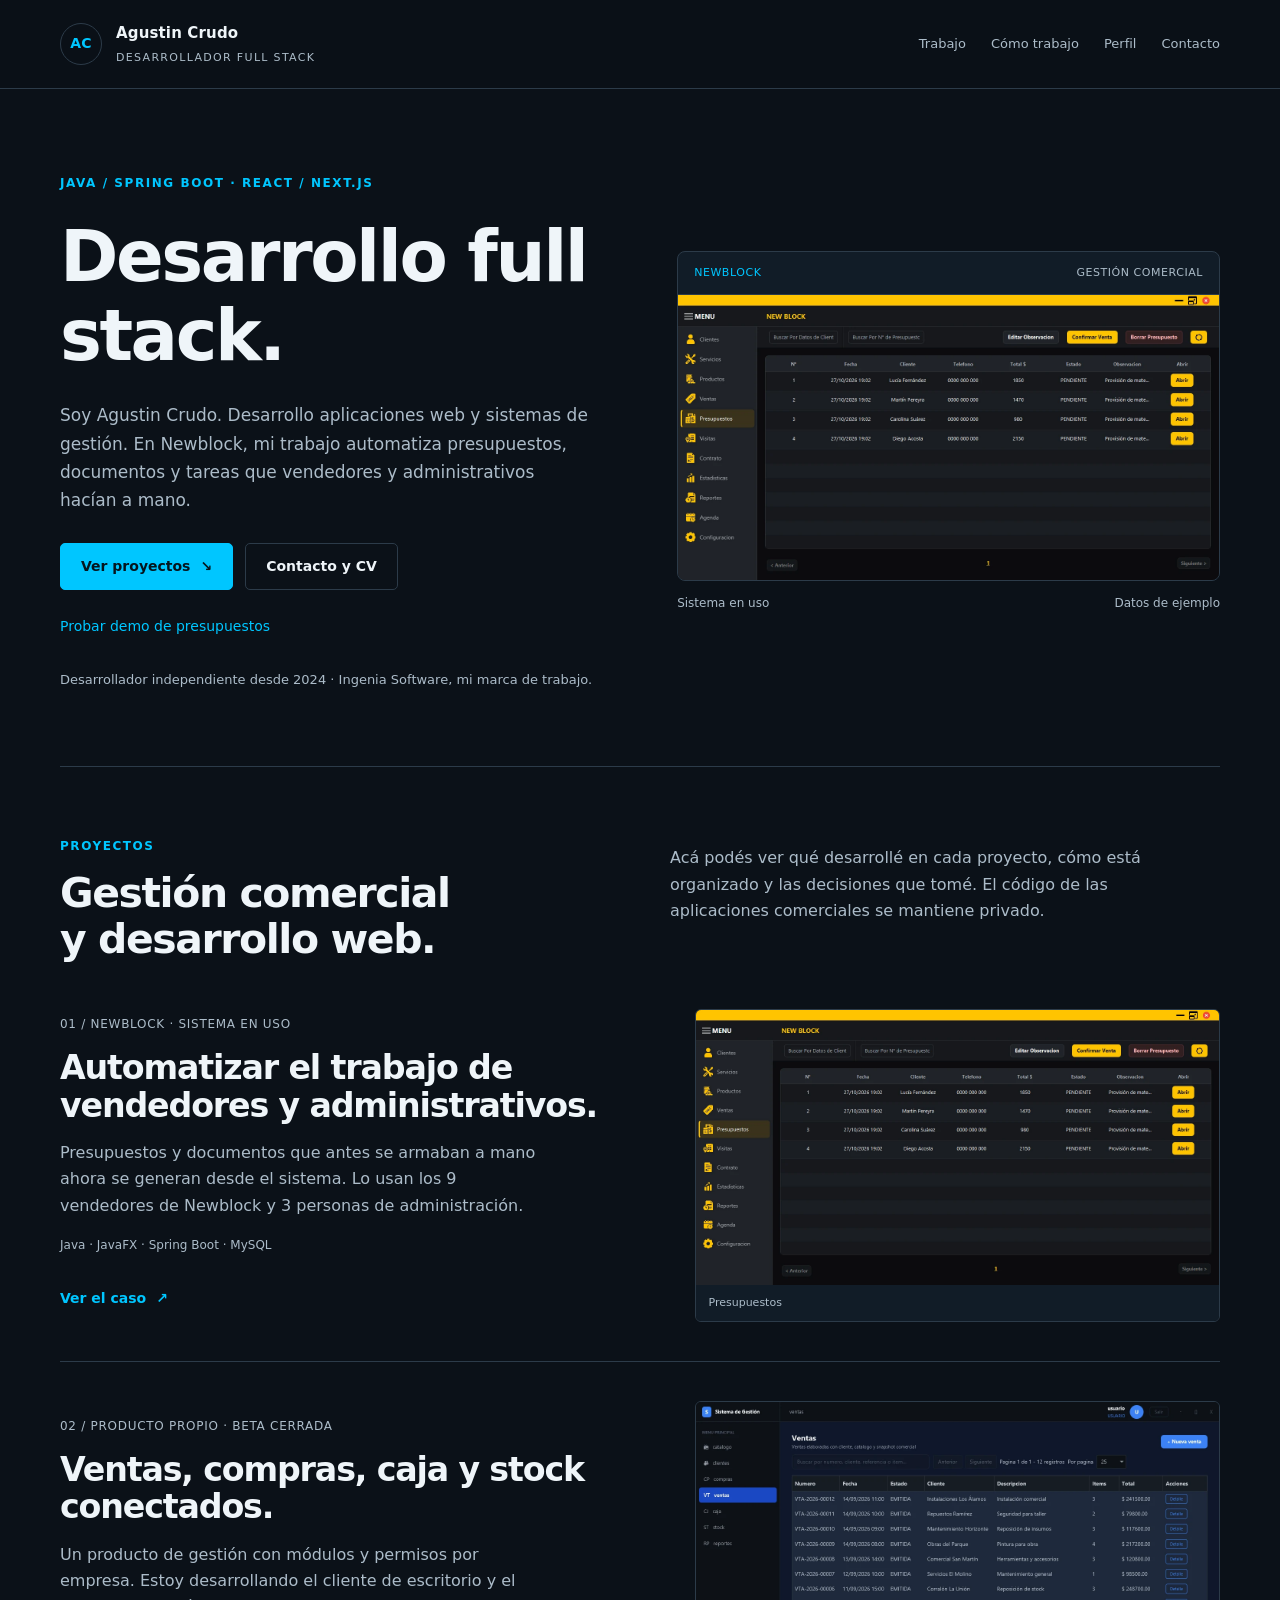
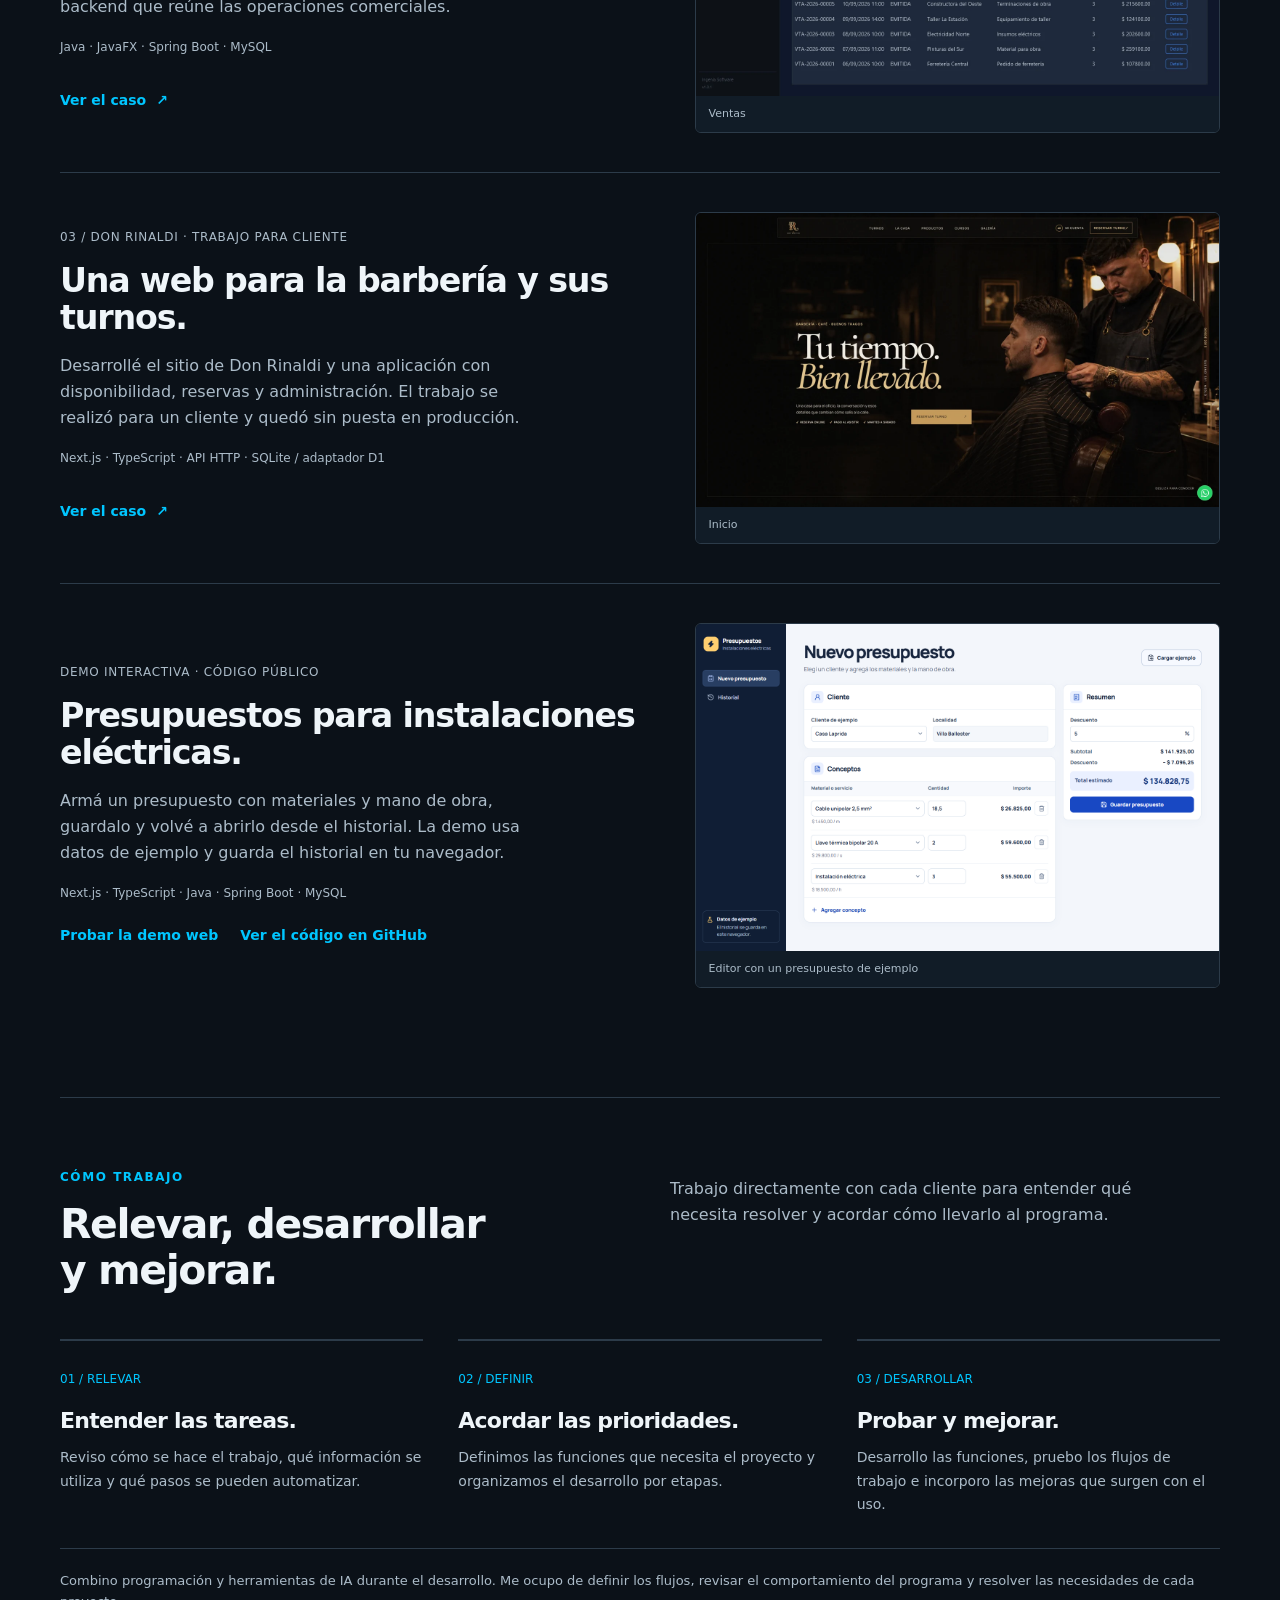
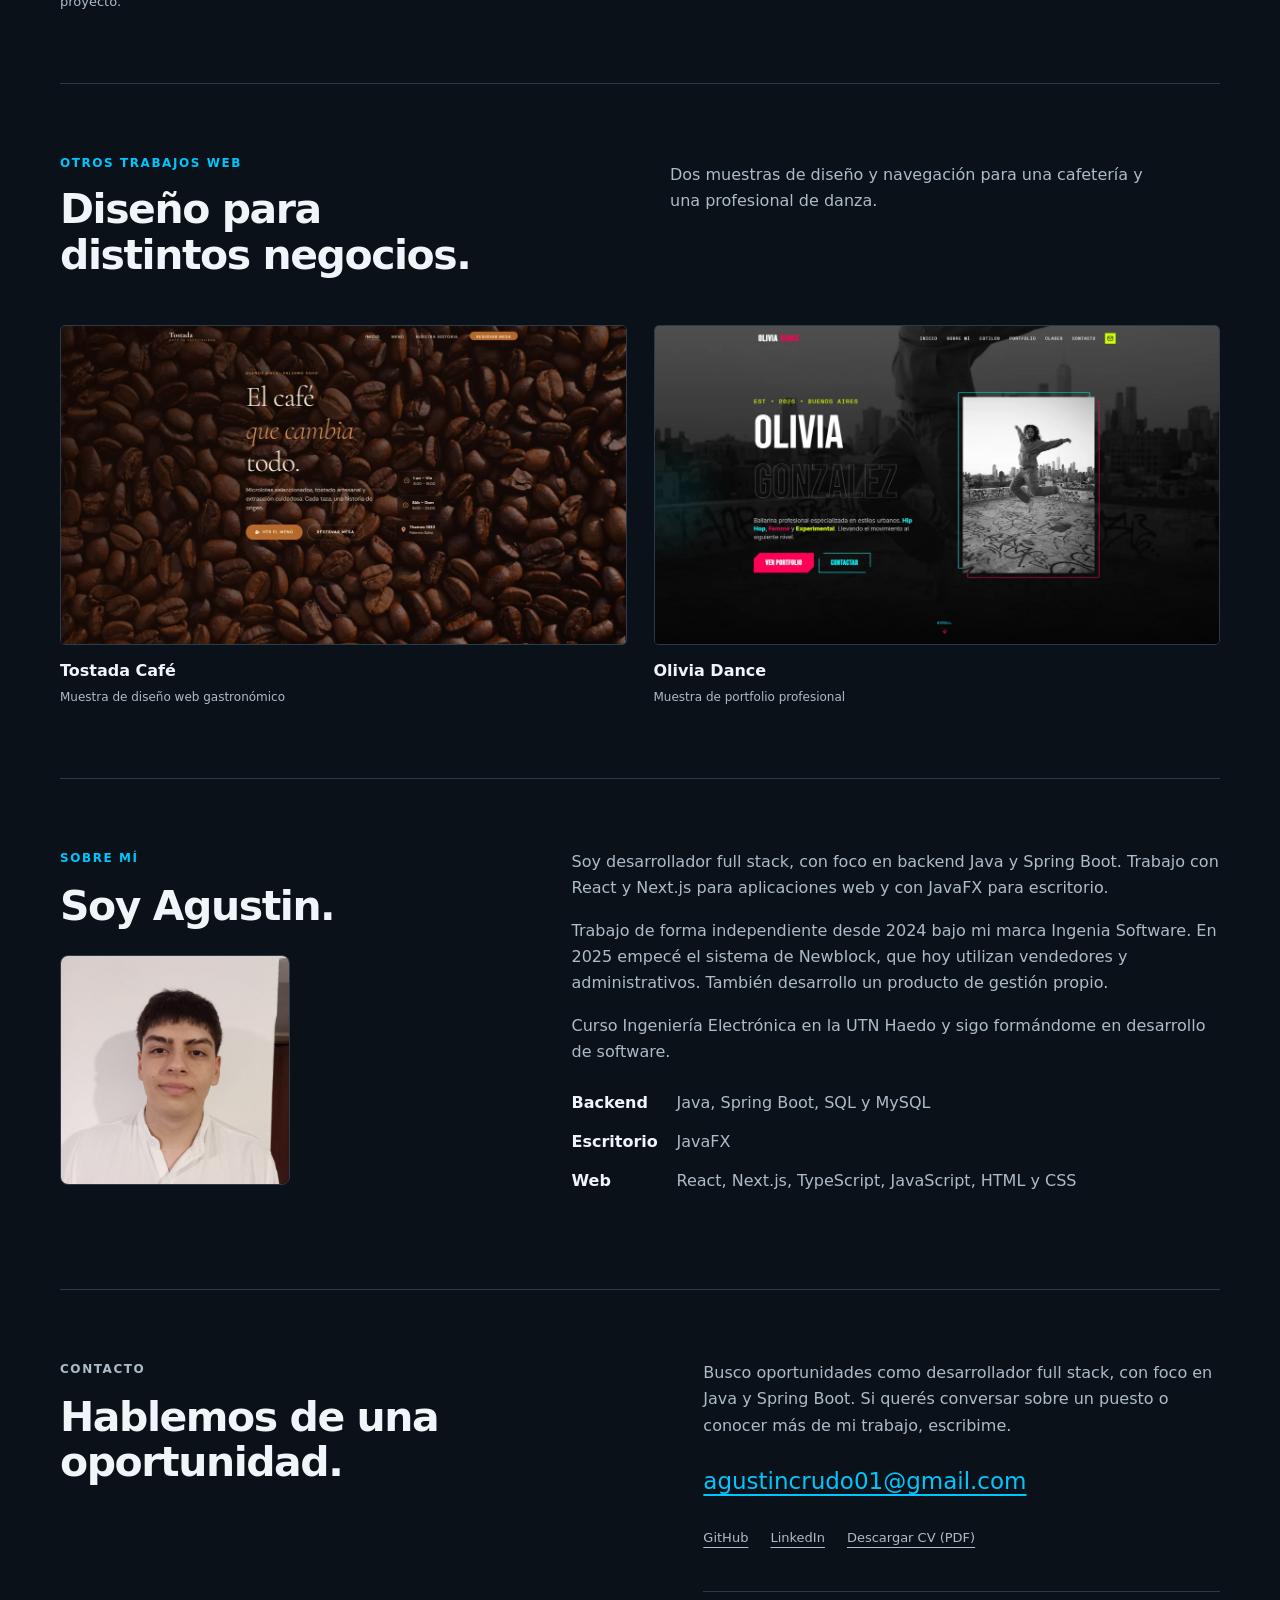
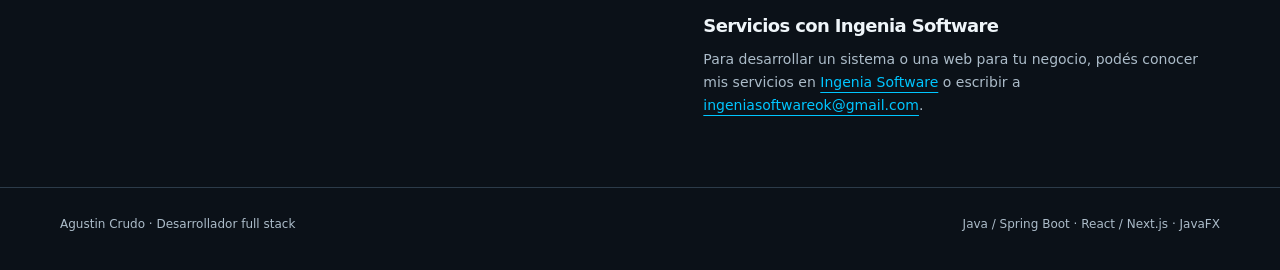
<file: index.html>
<!doctype html>
<html lang="es-AR">
<head>
<meta charset="utf-8"><meta name="viewport" content="width=device-width,initial-scale=1"><meta name="color-scheme" content="dark">
<title>Agustin Crudo | Desarrollador full stack</title><meta name="description" content="Desarrollador full stack con base en Java y Spring Boot. Aplicaciones web con React/Next.js y escritorio con JavaFX. Proyectos, código y CV."><meta name="theme-color" content="#0b1118">
<link rel="icon" href="assets/favicon.png" sizes="48x48" type="image/png"><link rel="apple-touch-icon" href="assets/apple-touch-icon.png" sizes="180x180"><link rel="stylesheet" href="styles.css">
<link rel="canonical" href="https://ingeniasoftwareok.github.io/portfolio/"><meta name="robots" content="index,follow">
<meta property="og:type" content="website"><meta property="og:title" content="Agustin Crudo | Desarrollador full stack"><meta property="og:description" content="Desarrollador full stack con base en Java y Spring Boot. Aplicaciones web con React/Next.js y escritorio con JavaFX. Proyectos, código y CV."><meta property="og:url" content="https://ingeniasoftwareok.github.io/portfolio/"><meta property="og:image" content="https://ingeniasoftwareok.github.io/portfolio/assets/compartir-portfolio.png"><meta property="og:site_name" content="Agustin Crudo | Desarrollador full stack"><meta property="og:locale" content="es_AR"><meta property="og:image:type" content="image/png"><meta property="og:image:width" content="1200"><meta property="og:image:height" content="630"><meta property="og:image:alt" content="Agustin Crudo | Desarrollador full stack"><meta name="twitter:card" content="summary_large_image"><meta name="twitter:title" content="Agustin Crudo | Desarrollador full stack"><meta name="twitter:description" content="Desarrollador full stack con base en Java y Spring Boot. Aplicaciones web con React/Next.js y escritorio con JavaFX. Proyectos, código y CV."><meta name="twitter:image" content="https://ingeniasoftwareok.github.io/portfolio/assets/compartir-portfolio.png"><script type="application/ld+json">{"@context": "https://schema.org", "@type": "ProfilePage", "url": "https://ingeniasoftwareok.github.io/portfolio/", "name": "Agustin Crudo | Desarrollador full stack", "inLanguage": "es-AR", "mainEntity": {"@type": "Person", "@id": "https://ingeniasoftwareok.github.io/portfolio/#agustin", "name": "Agustin Crudo", "jobTitle": "Desarrollador full stack", "url": "https://ingeniasoftwareok.github.io/portfolio/", "image": "https://ingeniasoftwareok.github.io/portfolio/assets/agustin-crudo.jpeg", "sameAs": ["https://github.com/IngeniaSoftwareok", "https://www.linkedin.com/in/agust%C3%ADn-crudo/"]}}</script>
</head>
<body>
<a class="skip" href="#contenido">Saltar al contenido</a>
<header class="site-header"><div class="shell header-inner"><a class="identity" href="index.html" aria-label="Agustin Crudo, inicio"><span class="identity-monogram" aria-hidden="true">AC</span><span><strong>Agustin Crudo</strong><small>Desarrollador full stack</small></span></a><nav class="desktop-nav" aria-label="Principal"><a href="index.html#trabajos">Trabajo</a><a href="index.html#metodo">Cómo trabajo</a><a href="index.html#perfil">Perfil</a><a href="index.html#contacto">Contacto</a></nav><details class="mobile-nav"><summary>Menú</summary><nav aria-label="Principal móvil"><a href="index.html#trabajos">Trabajo</a><a href="index.html#metodo">Cómo trabajo</a><a href="index.html#perfil">Perfil</a><a href="index.html#contacto">Contacto</a></nav></details></div></header>
<main id="contenido">
<section class="hero shell"><div><p class="eyebrow">Java / Spring Boot · React / Next.js</p><h1>Desarrollo full stack.</h1><p class="lead">Soy Agustin Crudo. Desarrollo aplicaciones web y sistemas de gestión. En Newblock, mi trabajo automatiza presupuestos, documentos y tareas que vendedores y administrativos hacían a mano.</p><div class="actions"><a class="button primary" href="#trabajos">Ver proyectos <span aria-hidden="true">↘</span></a><a class="button" href="#contacto">Contacto y CV</a></div><p class="hero-code"><a href="https://ingeniasoftwareok.github.io/presupuestos-electricos/">Probar demo de presupuestos</a></p><p class="byline">Desarrollador independiente desde 2024 · Ingenia Software, mi marca de trabajo.</p></div><div class="hero-visual"><figure><div class="screen-frame"><div class="screen-top"><span>NEWBLOCK</span><span>GESTIÓN COMERCIAL</span></div><a class="zoom" data-lightbox href="assets/caso-gestion-obras/01-presupuestos.webp" data-caption="Presupuestos de Newblock."><img src="assets/caso-gestion-obras/01-presupuestos.webp" width="1366" height="720" alt="Listado de presupuestos de Newblock" loading="eager" decoding="async"></a></div><figcaption class="screen-caption"><span>Sistema en uso</span><span>Datos de ejemplo</span></figcaption></figure></div></section>
<section class="section shell" id="trabajos"><div class="section-heading"><div><p class="eyebrow">Proyectos</p><h2>Gestión comercial<br>y desarrollo web.</h2></div><p>Acá podés ver qué desarrollé en cada proyecto, cómo está organizado y las decisiones que tomé. El código de las aplicaciones comerciales se mantiene privado.</p></div><article class="work-row"><div class="work-copy"><span class="work-index">01 / NEWBLOCK · SISTEMA EN USO</span><h3>Automatizar el trabajo de vendedores y administrativos.</h3><p>Presupuestos y documentos que antes se armaban a mano ahora se generan desde el sistema. Lo usan los 9 vendedores de Newblock y 3 personas de administración.</p><p class="stack">Java · JavaFX · Spring Boot · MySQL</p><a class="text-link" href="casos/obras.html" aria-label="Ver el caso Newblock · Sistema de gestión">Ver el caso <span aria-hidden="true">↗</span></a></div><figure class="work-image"><a class="project-preview" href="casos/obras.html" aria-label="Ver el caso Newblock · Sistema de gestión"><img src="assets/caso-gestion-obras/01-presupuestos.webp" width="1366" height="720" alt="Listado de presupuestos de Newblock" loading="lazy" decoding="async"></a><figcaption>Presupuestos</figcaption></figure></article><article class="work-row"><div class="work-copy"><span class="work-index">02 / PRODUCTO PROPIO · BETA CERRADA</span><h3>Ventas, compras, caja y stock conectados.</h3><p>Un producto de gestión con módulos y permisos por empresa. Estoy desarrollando el cliente de escritorio y el backend que reúne las operaciones comerciales.</p><p class="stack">Java · JavaFX · Spring Boot · MySQL</p><a class="text-link" href="casos/multimodulo.html" aria-label="Ver el caso Gestión Multimódulo">Ver el caso <span aria-hidden="true">↗</span></a></div><figure class="work-image"><a class="project-preview" href="casos/multimodulo.html" aria-label="Ver el caso Gestión Multimódulo"><img src="assets/caso-gestion-multimodulo/01-ventas.webp" width="1366" height="768" alt="Listado de ventas de Gestión Multimódulo" loading="lazy" decoding="async"></a><figcaption>Ventas</figcaption></figure></article><article class="work-row"><div class="work-copy"><span class="work-index">03 / DON RINALDI · TRABAJO PARA CLIENTE</span><h3>Una web para la barbería y sus turnos.</h3><p>Desarrollé el sitio de Don Rinaldi y una aplicación con disponibilidad, reservas y administración. El trabajo se realizó para un cliente y quedó sin puesta en producción.</p><p class="stack">Next.js · TypeScript · API HTTP · SQLite / adaptador D1</p><a class="text-link" href="casos/don-rinaldi.html" aria-label="Ver el caso Don Rinaldi">Ver el caso <span aria-hidden="true">↗</span></a></div><figure class="work-image"><a class="project-preview" href="casos/don-rinaldi.html" aria-label="Ver el caso Don Rinaldi"><img src="assets/caso-don-rinaldi/01-inicio.webp" width="1440" height="810" alt="Página de inicio de Don Rinaldi" loading="lazy" decoding="async"></a><figcaption>Inicio</figcaption></figure></article>
<article class="work-row" id="demo-presupuestos">
  <div class="work-copy">
    <span class="work-index">DEMO INTERACTIVA · CÓDIGO PÚBLICO</span>
    <h3>Presupuestos para instalaciones eléctricas.</h3>
    <p>Armá un presupuesto con materiales y mano de obra, guardalo y volvé a abrirlo desde el historial. La demo usa datos de ejemplo y guarda el historial en tu navegador.</p>
    <p class="stack">Next.js · TypeScript · Java · Spring Boot · MySQL</p>
    <div class="demo-links">
      <a class="text-link" href="https://ingeniasoftwareok.github.io/presupuestos-electricos/">Probar la demo web</a>
      <a class="text-link" href="https://github.com/IngeniaSoftwareok/presupuestos-electricos">Ver el código en GitHub</a>
    </div>
  </div>
  <figure class="work-image">
    <a class="project-preview" href="https://ingeniasoftwareok.github.io/presupuestos-electricos/" aria-label="Abrir la demo de presupuestos para instalaciones eléctricas">
      <img src="assets/demo-presupuestos-editor.png" width="1440" height="900" alt="Editor de presupuestos con materiales, mano de obra y un resumen de importes" loading="lazy" decoding="async">
    </a>
    <figcaption>Editor con un presupuesto de ejemplo</figcaption>
  </figure>
</article>
</section>
<section class="section shell" id="metodo"><div class="section-heading"><div><p class="eyebrow">Cómo trabajo</p><h2>Relevar, desarrollar<br>y mejorar.</h2></div><p>Trabajo directamente con cada cliente para entender qué necesita resolver y acordar cómo llevarlo al programa.</p></div><div class="process"><article><span class="number">01 / RELEVAR</span><h3>Entender las tareas.</h3><p>Reviso cómo se hace el trabajo, qué información se utiliza y qué pasos se pueden automatizar.</p></article><article><span class="number">02 / DEFINIR</span><h3>Acordar las prioridades.</h3><p>Definimos las funciones que necesita el proyecto y organizamos el desarrollo por etapas.</p></article><article><span class="number">03 / DESARROLLAR</span><h3>Probar y mejorar.</h3><p>Desarrollo las funciones, pruebo los flujos de trabajo e incorporo las mejoras que surgen con el uso.</p></article></div><p class="method-note">Combino programación y herramientas de IA durante el desarrollo. Me ocupo de definir los flujos, revisar el comportamiento del programa y resolver las necesidades de cada proyecto.</p></section>
<section class="section shell"><div class="section-heading"><div><p class="eyebrow">Otros trabajos web</p><h2>Diseño para<br>distintos negocios.</h2></div><p>Dos muestras de diseño y navegación para una cafetería y una profesional de danza.</p></div><div class="samples"><figure class="sample"><a class="zoom" data-lightbox href="assets/tostada.webp" data-caption="Tostada Café · Diseño web."><img src="assets/tostada.webp" width="1200" height="675" alt="Diseño web de Tostada Café" loading="lazy" decoding="async"></a><figcaption><strong>Tostada Café</strong><span>Muestra de diseño web gastronómico</span></figcaption></figure><figure class="sample"><a class="zoom" data-lightbox href="assets/olivia.webp" data-caption="Olivia Dance · Portfolio de danza."><img src="assets/olivia.webp" width="1200" height="675" alt="Portfolio web de Olivia Dance" loading="lazy" decoding="async"></a><figcaption><strong>Olivia Dance</strong><span>Muestra de portfolio profesional</span></figcaption></figure></div></section>
<section class="section shell about" id="perfil"><div><p class="eyebrow">Sobre mí</p><h2>Soy Agustin.</h2><img class="portrait" src="assets/agustin-crudo.jpeg" width="1200" height="1600" alt="Agustin Crudo" loading="lazy" decoding="async"></div><div class="about-copy"><p>Soy desarrollador full stack, con foco en backend Java y Spring Boot. Trabajo con React y Next.js para aplicaciones web y con JavaFX para escritorio.</p><p>Trabajo de forma independiente desde 2024 bajo mi marca Ingenia Software. En 2025 empecé el sistema de Newblock, que hoy utilizan vendedores y administrativos. También desarrollo un producto de gestión propio.</p><p>Curso Ingeniería Electrónica en la UTN Haedo y sigo formándome en desarrollo de software.</p><dl class="skills"><div><dt>Backend</dt><dd>Java, Spring Boot, SQL y MySQL</dd></div><div><dt>Escritorio</dt><dd>JavaFX</dd></div><div><dt>Web</dt><dd>React, Next.js, TypeScript, JavaScript, HTML y CSS</dd></div></dl></div></section>
<section class="section shell contact-block" id="contacto"><div><p class="eyebrow">Contacto</p><h2>Hablemos de una oportunidad.</h2></div><div><p>Busco oportunidades como desarrollador full stack, con foco en Java y Spring Boot. Si querés conversar sobre un puesto o conocer más de mi trabajo, escribime.</p><a class="contact-mail" href="mailto:agustincrudo01@gmail.com">agustincrudo01@gmail.com</a><div class="contact-links"><a href="https://github.com/IngeniaSoftwareok">GitHub</a><a href="https://www.linkedin.com/in/agust%C3%ADn-crudo/">LinkedIn</a><a href="assets/agustin-crudo-cv.pdf" download="Agustin-Crudo-CV.pdf">Descargar CV (PDF)</a></div><div class="services-contact"><h3>Servicios con Ingenia Software</h3><p>Para desarrollar un sistema o una web para tu negocio, podés conocer mis servicios en <a href="https://ingenia-software.com.ar/">Ingenia Software</a> o escribir a <a href="mailto:ingeniasoftwareok@gmail.com">ingeniasoftwareok@gmail.com</a>.</p></div></div></section>
</main>
<footer class="site-footer"><div class="shell footer-inner"><span>Agustin Crudo · Desarrollador full stack</span><span>Java / Spring Boot · React / Next.js · JavaFX</span></div></footer>
<dialog id="capture-dialog" aria-labelledby="capture-title"><div class="dialog-head"><strong id="capture-title">Captura del proyecto</strong><button type="button" autofocus>Cerrar</button></div><img alt=""><p></p></dialog>
<script src="app.js" defer></script>
</body></html>
</file>
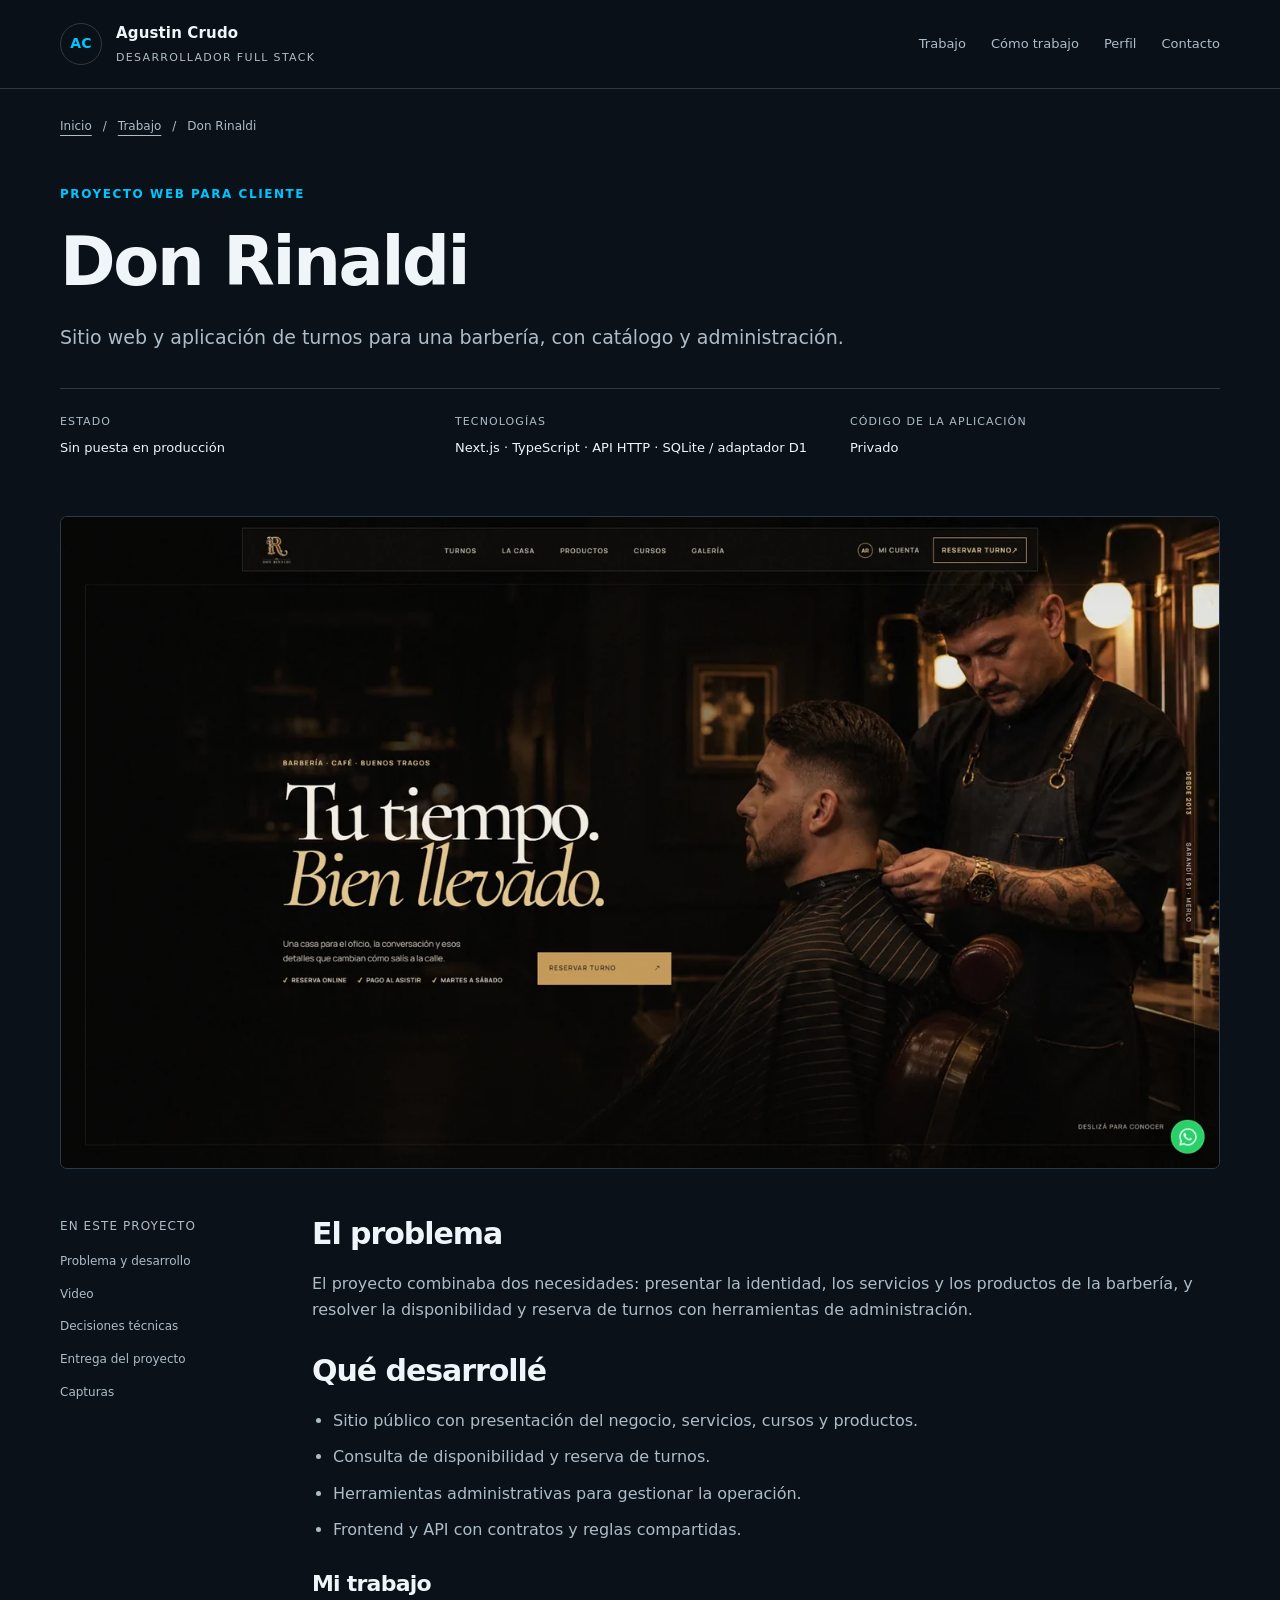
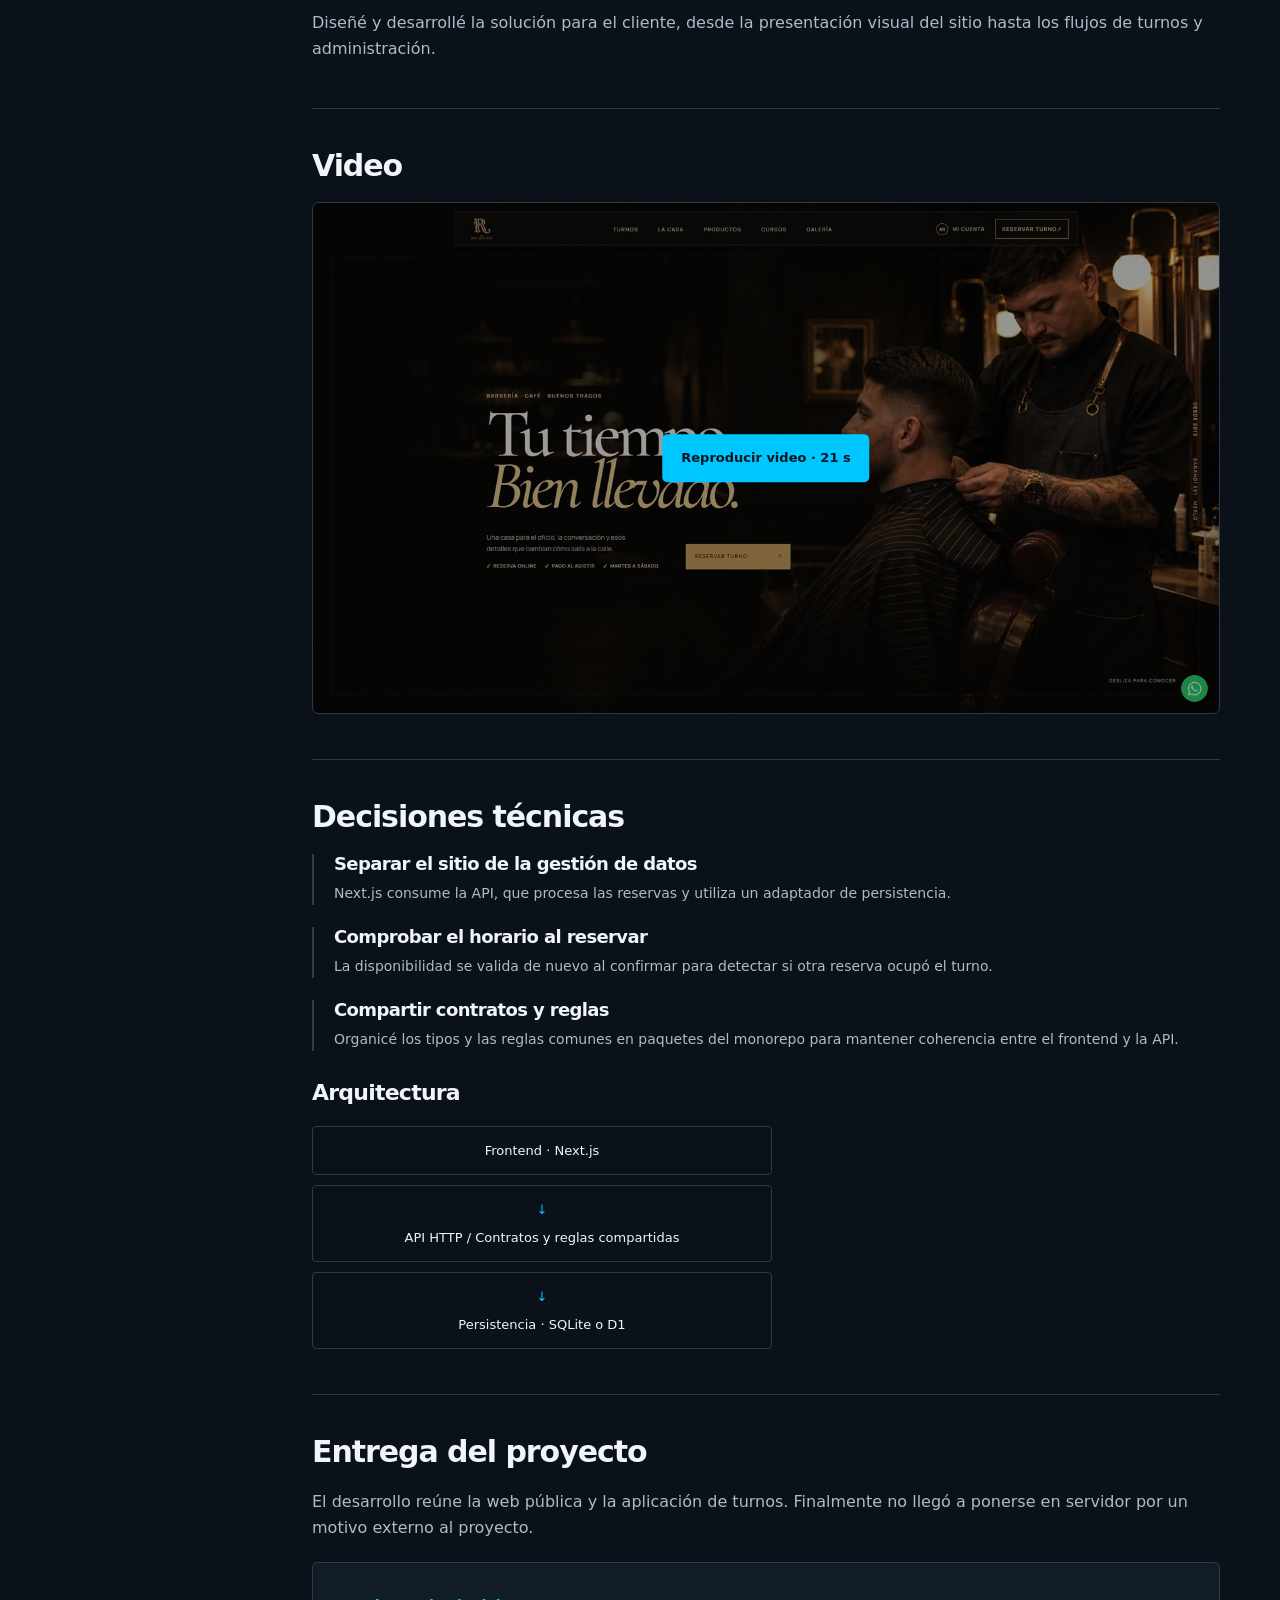
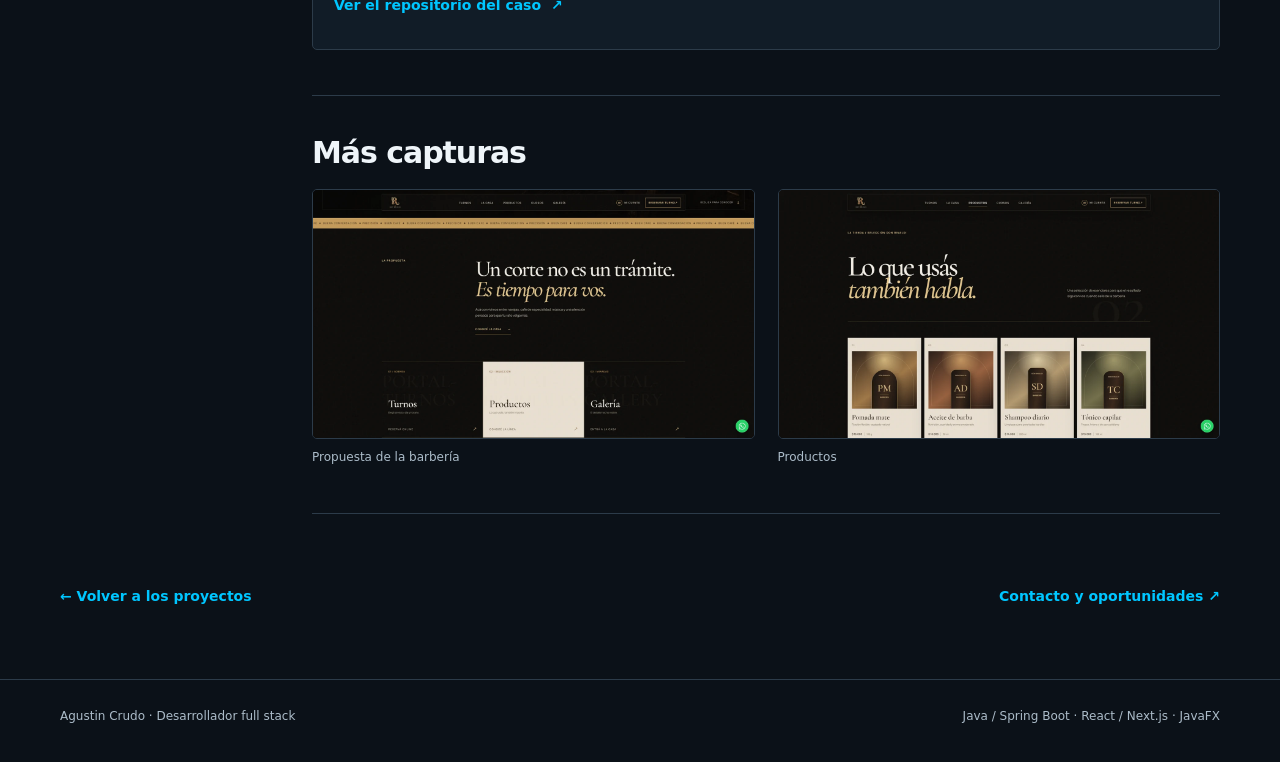
<file: casos/don-rinaldi.html>
<!doctype html>
<html lang="es-AR">
<head>
<meta charset="utf-8"><meta name="viewport" content="width=device-width,initial-scale=1"><meta name="color-scheme" content="dark">
<title>Don Rinaldi | Agustin Crudo</title><meta name="description" content="Sitio web y aplicación de turnos para una barbería, con catálogo y administración."><meta name="theme-color" content="#0b1118">
<link rel="icon" href="../assets/favicon.png" sizes="48x48" type="image/png"><link rel="apple-touch-icon" href="../assets/apple-touch-icon.png" sizes="180x180"><link rel="stylesheet" href="../styles.css">
<link rel="canonical" href="https://ingeniasoftwareok.github.io/portfolio/casos/don-rinaldi.html"><meta name="robots" content="index,follow">
<meta property="og:type" content="website"><meta property="og:title" content="Don Rinaldi | Agustin Crudo"><meta property="og:description" content="Sitio web y aplicación de turnos para una barbería, con catálogo y administración."><meta property="og:url" content="https://ingeniasoftwareok.github.io/portfolio/casos/don-rinaldi.html"><meta property="og:image" content="https://ingeniasoftwareok.github.io/portfolio/assets/caso-don-rinaldi/01-inicio.webp"><meta property="og:site_name" content="Agustin Crudo | Desarrollador full stack"><meta property="og:locale" content="es_AR"><meta property="og:image:type" content="image/webp"><meta property="og:image:width" content="1440"><meta property="og:image:height" content="810"><meta property="og:image:alt" content="Don Rinaldi | Agustin Crudo"><meta name="twitter:card" content="summary_large_image"><meta name="twitter:title" content="Don Rinaldi | Agustin Crudo"><meta name="twitter:description" content="Sitio web y aplicación de turnos para una barbería, con catálogo y administración."><meta name="twitter:image" content="https://ingeniasoftwareok.github.io/portfolio/assets/caso-don-rinaldi/01-inicio.webp"><script type="application/ld+json">{"@context": "https://schema.org", "@type": "WebPage", "url": "https://ingeniasoftwareok.github.io/portfolio/casos/don-rinaldi.html", "name": "Don Rinaldi | Agustin Crudo", "inLanguage": "es-AR", "author": {"@type": "Person", "@id": "https://ingeniasoftwareok.github.io/portfolio/#agustin", "name": "Agustin Crudo", "jobTitle": "Desarrollador full stack", "url": "https://ingeniasoftwareok.github.io/portfolio/", "image": "https://ingeniasoftwareok.github.io/portfolio/assets/agustin-crudo.jpeg", "sameAs": ["https://github.com/IngeniaSoftwareok", "https://www.linkedin.com/in/agust%C3%ADn-crudo/"]}}</script>
</head>
<body>
<a class="skip" href="#contenido">Saltar al contenido</a>
<header class="site-header"><div class="shell header-inner"><a class="identity" href="../index.html" aria-label="Agustin Crudo, inicio"><span class="identity-monogram" aria-hidden="true">AC</span><span><strong>Agustin Crudo</strong><small>Desarrollador full stack</small></span></a><nav class="desktop-nav" aria-label="Principal"><a href="../index.html#trabajos">Trabajo</a><a href="../index.html#metodo">Cómo trabajo</a><a href="../index.html#perfil">Perfil</a><a href="../index.html#contacto">Contacto</a></nav><details class="mobile-nav"><summary>Menú</summary><nav aria-label="Principal móvil"><a href="../index.html#trabajos">Trabajo</a><a href="../index.html#metodo">Cómo trabajo</a><a href="../index.html#perfil">Perfil</a><a href="../index.html#contacto">Contacto</a></nav></details></div></header>
<main id="contenido">
<nav class="shell breadcrumbs" aria-label="Ruta de navegación"><a href="../index.html">Inicio</a><span aria-hidden="true">/</span><a href="../index.html#trabajos">Trabajo</a><span aria-hidden="true">/</span><span aria-current="page">Don Rinaldi</span></nav>
<section class="case-hero shell"><p class="eyebrow">Proyecto web para cliente</p><h1>Don Rinaldi</h1><p class="lead">Sitio web y aplicación de turnos para una barbería, con catálogo y administración.</p><dl class="case-meta"><div><dt>Estado</dt><dd>Sin puesta en producción</dd></div><div><dt>Tecnologías</dt><dd>Next.js · TypeScript · API HTTP · SQLite / adaptador D1</dd></div><div><dt>Código de la aplicación</dt><dd>Privado</dd></div></dl></section>
<figure class="shell case-cover"><a class="zoom" data-lightbox href="../assets/caso-don-rinaldi/01-inicio.webp" data-caption="Inicio"><img src="../assets/caso-don-rinaldi/01-inicio.webp" width="1440" height="810" alt="Página de inicio de Don Rinaldi" loading="eager" decoding="async"></a></figure>
<div class="shell case-body"><aside class="case-index"><p>En este proyecto</p><ul><li><a href="#problema">Problema y desarrollo</a></li><li><a href="#recorrido">Video</a></li><li><a href="#decisiones">Decisiones técnicas</a></li><li><a href="#resultado">Entrega del proyecto</a></li><li><a href="#capturas">Capturas</a></li></ul></aside><div class="case-content">
<section id="problema"><h2>El problema</h2><p>El proyecto combinaba dos necesidades: presentar la identidad, los servicios y los productos de la barbería, y resolver la disponibilidad y reserva de turnos con herramientas de administración.</p><h2 style="margin-top:31px">Qué desarrollé</h2><ul><li>Sitio público con presentación del negocio, servicios, cursos y productos.</li><li>Consulta de disponibilidad y reserva de turnos.</li><li>Herramientas administrativas para gestionar la operación.</li><li>Frontend y API con contratos y reglas compartidas.</li></ul><h3 style="margin-top:29px;margin-bottom:13px">Mi trabajo</h3><p>Diseñé y desarrollé la solución para el cliente, desde la presentación visual del sitio hasta los flujos de turnos y administración.</p></section>
<section id="recorrido"><h2>Video</h2><div class="video-holder"><a class="video-placeholder" href="../assets/caso-don-rinaldi/recorrido.mp4" data-video="../assets/caso-don-rinaldi/recorrido.mp4" data-track="../assets/caso-don-rinaldi/recorrido.es.vtt" data-label="Video de Don Rinaldi"><img src="../assets/caso-don-rinaldi/poster.webp" width="1440" height="810" alt="Vista previa del video" loading="lazy" decoding="async"><span class="video-play">Reproducir video · 21 s</span></a></div></section>
<section id="decisiones"><h2>Decisiones técnicas</h2><div class="decision-list"><article><h3>Separar el sitio de la gestión de datos</h3><p>Next.js consume la API, que procesa las reservas y utiliza un adaptador de persistencia.</p></article><article><h3>Comprobar el horario al reservar</h3><p>La disponibilidad se valida de nuevo al confirmar para detectar si otra reserva ocupó el turno.</p></article><article><h3>Compartir contratos y reglas</h3><p>Organicé los tipos y las reglas comunes en paquetes del monorepo para mantener coherencia entre el frontend y la API.</p></article></div><h3 style="margin-top:30px">Arquitectura</h3><div class="diagram" aria-label="Organización del sistema"><span>Frontend · Next.js</span><span>API HTTP / Contratos y reglas compartidas</span><span>Persistencia · SQLite o D1</span></div></section>
<section id="resultado"><h2>Entrega del proyecto</h2><p>El desarrollo reúne la web pública y la aplicación de turnos. Finalmente no llegó a ponerse en servidor por un motivo externo al proyecto.</p><div class="case-callout"><a class="text-link" href="https://github.com/IngeniaSoftwareok/caso-don-rinaldi">Ver el repositorio del caso <span aria-hidden="true">↗</span></a></div></section>
<section id="capturas"><h2>Más capturas</h2><div class="gallery"><figure><a class="zoom" data-lightbox href="../assets/caso-don-rinaldi/02-propuesta.webp" data-caption="Propuesta de la barbería"><img src="../assets/caso-don-rinaldi/02-propuesta.webp" width="1440" height="810" alt="Propuesta de la barbería" loading="lazy" decoding="async"></a><figcaption>Propuesta de la barbería</figcaption></figure><figure><a class="zoom" data-lightbox href="../assets/caso-don-rinaldi/03-productos.webp" data-caption="Productos"><img src="../assets/caso-don-rinaldi/03-productos.webp" width="1440" height="810" alt="Productos" loading="lazy" decoding="async"></a><figcaption>Productos</figcaption></figure></div></section>
</div></div><div class="shell case-next"><a class="text-link" href="../index.html#trabajos">← Volver a los proyectos</a><a class="text-link" href="../index.html#contacto">Contacto y oportunidades ↗</a></div>
</main>
<footer class="site-footer"><div class="shell footer-inner"><span>Agustin Crudo · Desarrollador full stack</span><span>Java / Spring Boot · React / Next.js · JavaFX</span></div></footer>
<dialog id="capture-dialog" aria-labelledby="capture-title"><div class="dialog-head"><strong id="capture-title">Captura del proyecto</strong><button type="button" autofocus>Cerrar</button></div><img alt=""><p></p></dialog>
<script src="../app.js" defer></script>
</body></html>
</file>
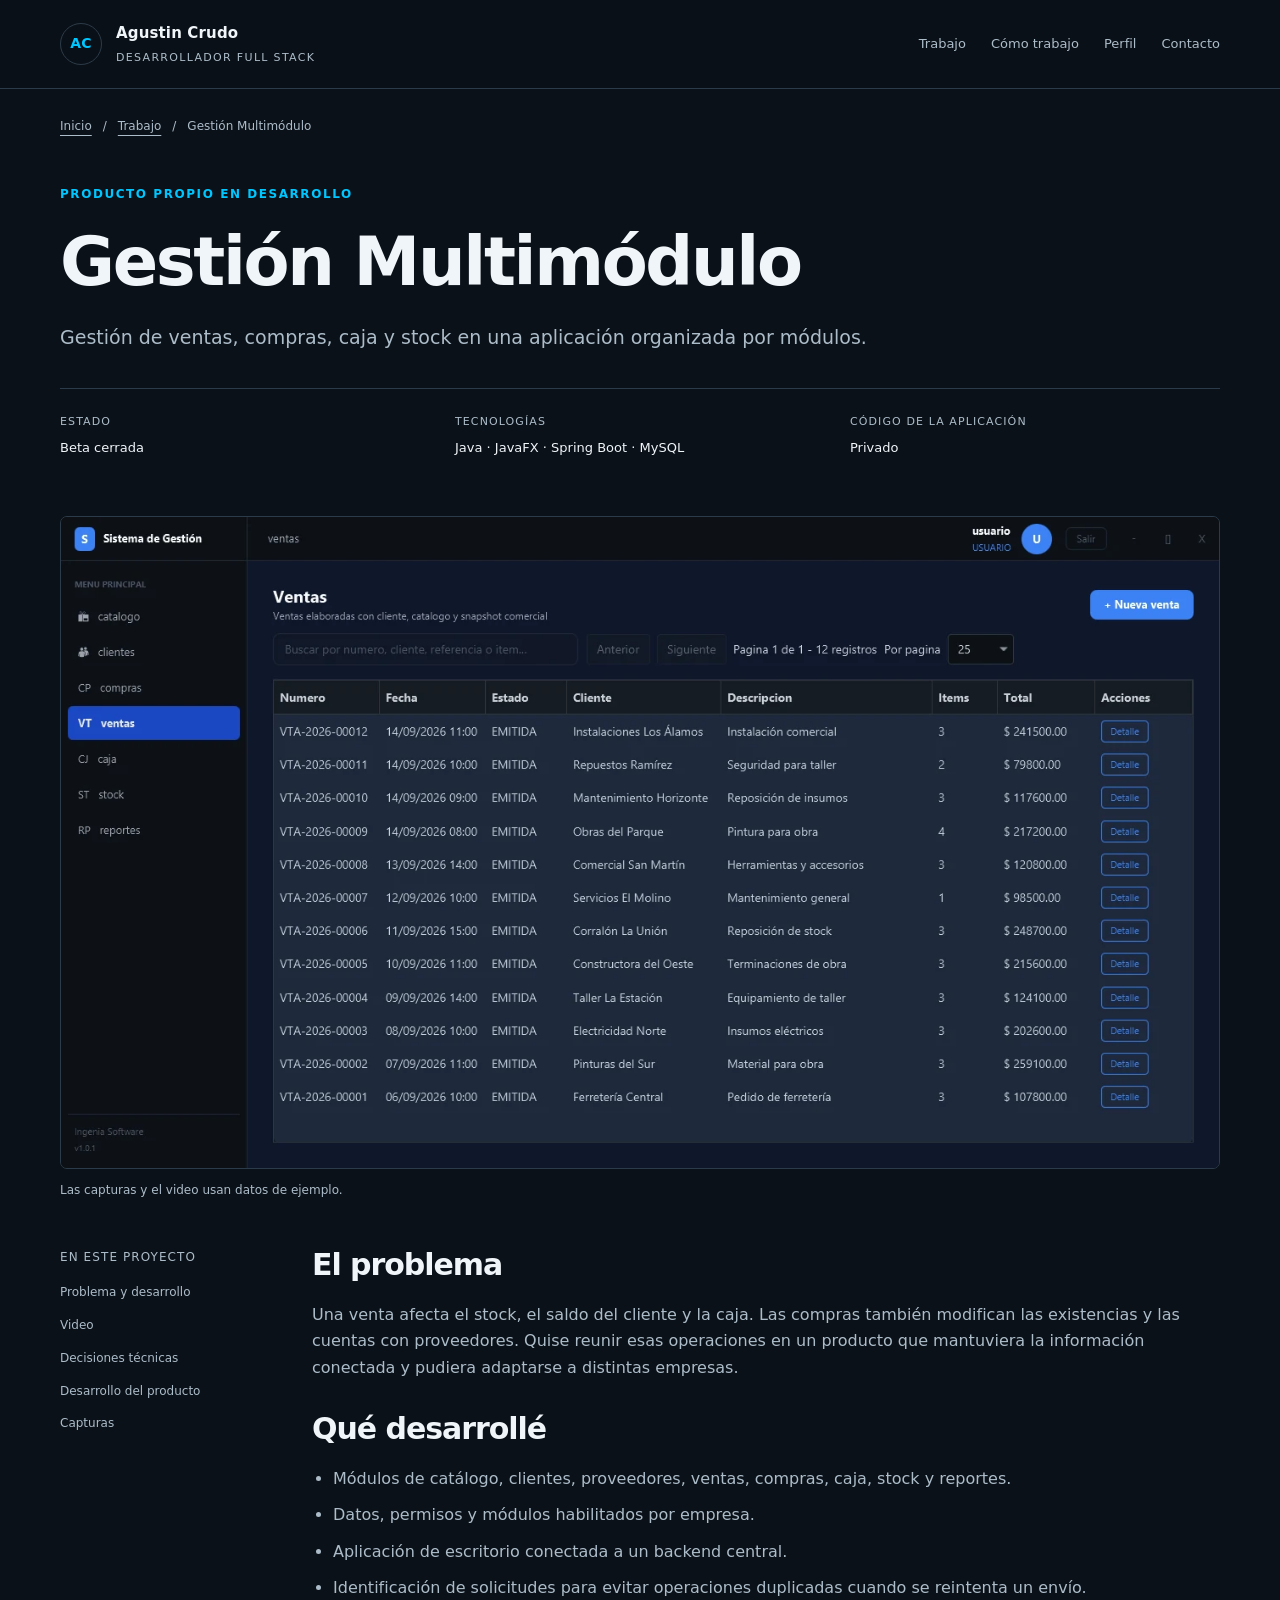
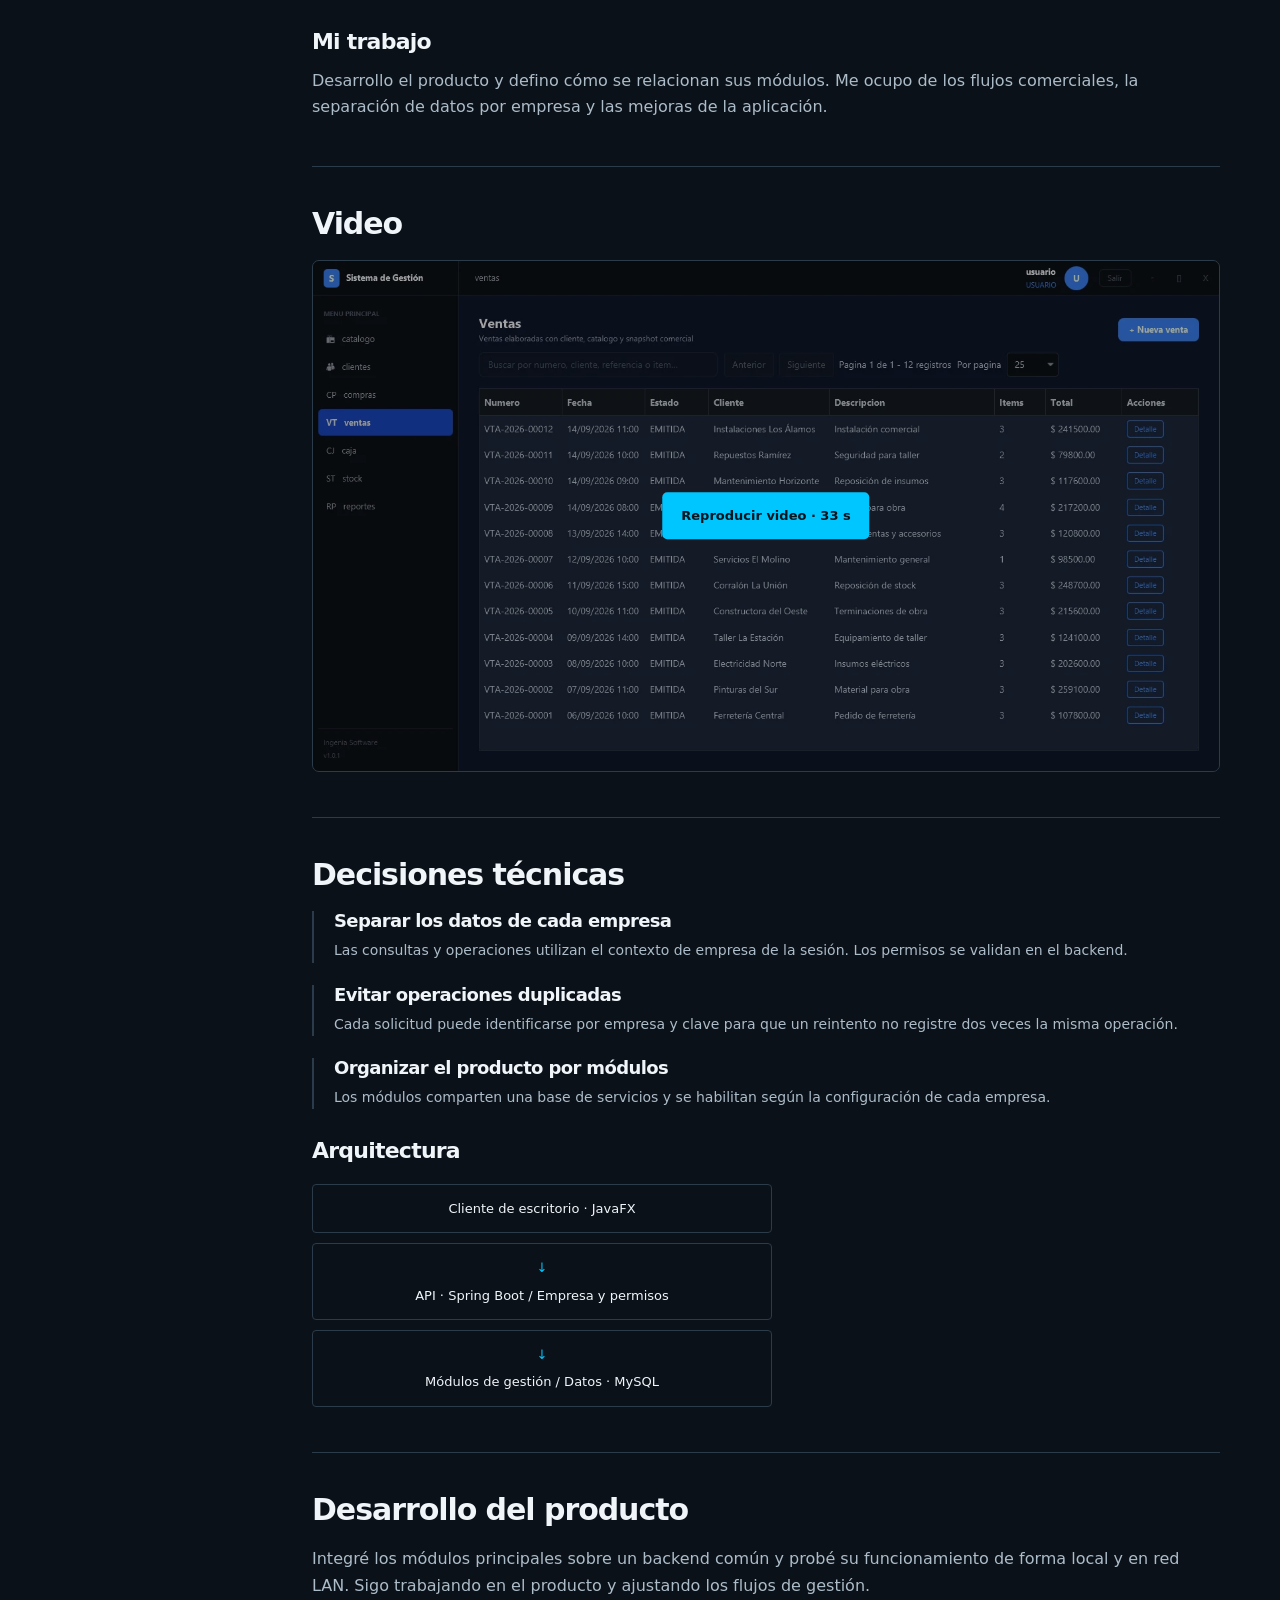
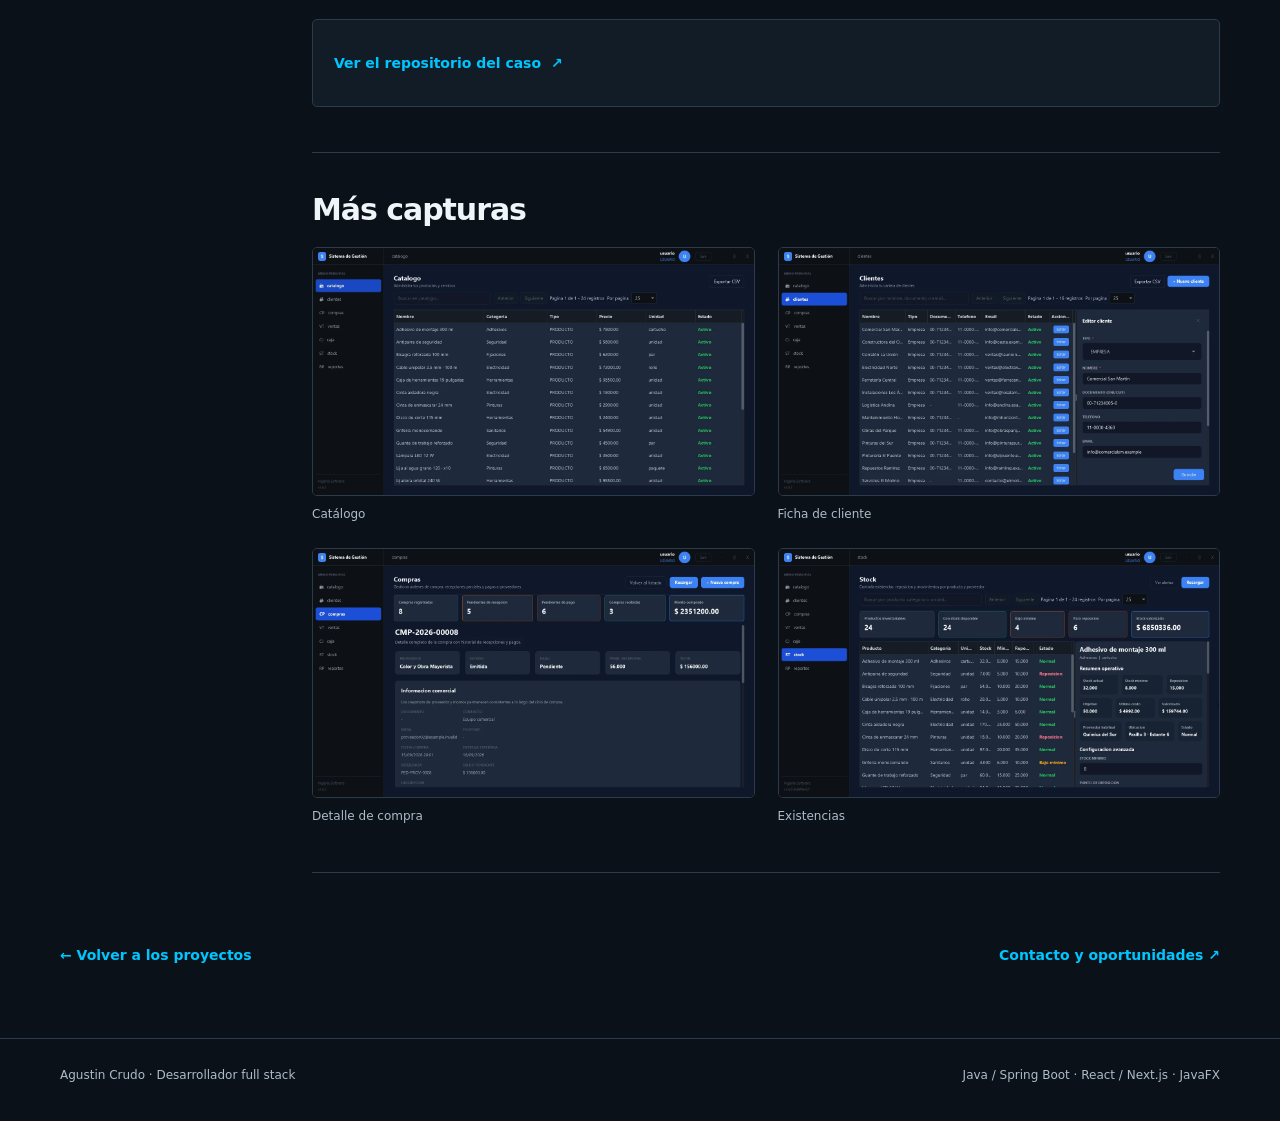
<file: casos/multimodulo.html>
<!doctype html>
<html lang="es-AR">
<head>
<meta charset="utf-8"><meta name="viewport" content="width=device-width,initial-scale=1"><meta name="color-scheme" content="dark">
<title>Gestión Multimódulo | Agustin Crudo</title><meta name="description" content="Gestión de ventas, compras, caja y stock en una aplicación organizada por módulos."><meta name="theme-color" content="#0b1118">
<link rel="icon" href="../assets/favicon.png" sizes="48x48" type="image/png"><link rel="apple-touch-icon" href="../assets/apple-touch-icon.png" sizes="180x180"><link rel="stylesheet" href="../styles.css">
<link rel="canonical" href="https://ingeniasoftwareok.github.io/portfolio/casos/multimodulo.html"><meta name="robots" content="index,follow">
<meta property="og:type" content="website"><meta property="og:title" content="Gestión Multimódulo | Agustin Crudo"><meta property="og:description" content="Gestión de ventas, compras, caja y stock en una aplicación organizada por módulos."><meta property="og:url" content="https://ingeniasoftwareok.github.io/portfolio/casos/multimodulo.html"><meta property="og:image" content="https://ingeniasoftwareok.github.io/portfolio/assets/caso-gestion-multimodulo/01-ventas.webp"><meta property="og:site_name" content="Agustin Crudo | Desarrollador full stack"><meta property="og:locale" content="es_AR"><meta property="og:image:type" content="image/webp"><meta property="og:image:width" content="1366"><meta property="og:image:height" content="768"><meta property="og:image:alt" content="Gestión Multimódulo | Agustin Crudo"><meta name="twitter:card" content="summary_large_image"><meta name="twitter:title" content="Gestión Multimódulo | Agustin Crudo"><meta name="twitter:description" content="Gestión de ventas, compras, caja y stock en una aplicación organizada por módulos."><meta name="twitter:image" content="https://ingeniasoftwareok.github.io/portfolio/assets/caso-gestion-multimodulo/01-ventas.webp"><script type="application/ld+json">{"@context": "https://schema.org", "@type": "WebPage", "url": "https://ingeniasoftwareok.github.io/portfolio/casos/multimodulo.html", "name": "Gestión Multimódulo | Agustin Crudo", "inLanguage": "es-AR", "author": {"@type": "Person", "@id": "https://ingeniasoftwareok.github.io/portfolio/#agustin", "name": "Agustin Crudo", "jobTitle": "Desarrollador full stack", "url": "https://ingeniasoftwareok.github.io/portfolio/", "image": "https://ingeniasoftwareok.github.io/portfolio/assets/agustin-crudo.jpeg", "sameAs": ["https://github.com/IngeniaSoftwareok", "https://www.linkedin.com/in/agust%C3%ADn-crudo/"]}}</script>
</head>
<body>
<a class="skip" href="#contenido">Saltar al contenido</a>
<header class="site-header"><div class="shell header-inner"><a class="identity" href="../index.html" aria-label="Agustin Crudo, inicio"><span class="identity-monogram" aria-hidden="true">AC</span><span><strong>Agustin Crudo</strong><small>Desarrollador full stack</small></span></a><nav class="desktop-nav" aria-label="Principal"><a href="../index.html#trabajos">Trabajo</a><a href="../index.html#metodo">Cómo trabajo</a><a href="../index.html#perfil">Perfil</a><a href="../index.html#contacto">Contacto</a></nav><details class="mobile-nav"><summary>Menú</summary><nav aria-label="Principal móvil"><a href="../index.html#trabajos">Trabajo</a><a href="../index.html#metodo">Cómo trabajo</a><a href="../index.html#perfil">Perfil</a><a href="../index.html#contacto">Contacto</a></nav></details></div></header>
<main id="contenido">
<nav class="shell breadcrumbs" aria-label="Ruta de navegación"><a href="../index.html">Inicio</a><span aria-hidden="true">/</span><a href="../index.html#trabajos">Trabajo</a><span aria-hidden="true">/</span><span aria-current="page">Gestión Multimódulo</span></nav>
<section class="case-hero shell"><p class="eyebrow">Producto propio en desarrollo</p><h1>Gestión Multimódulo</h1><p class="lead">Gestión de ventas, compras, caja y stock en una aplicación organizada por módulos.</p><dl class="case-meta"><div><dt>Estado</dt><dd>Beta cerrada</dd></div><div><dt>Tecnologías</dt><dd>Java · JavaFX · Spring Boot · MySQL</dd></div><div><dt>Código de la aplicación</dt><dd>Privado</dd></div></dl></section>
<figure class="shell case-cover"><a class="zoom" data-lightbox href="../assets/caso-gestion-multimodulo/01-ventas.webp" data-caption="Ventas"><img src="../assets/caso-gestion-multimodulo/01-ventas.webp" width="1366" height="768" alt="Listado de ventas de Gestión Multimódulo" loading="eager" decoding="async"></a><figcaption>Las capturas y el video usan datos de ejemplo.</figcaption></figure>
<div class="shell case-body"><aside class="case-index"><p>En este proyecto</p><ul><li><a href="#problema">Problema y desarrollo</a></li><li><a href="#recorrido">Video</a></li><li><a href="#decisiones">Decisiones técnicas</a></li><li><a href="#resultado">Desarrollo del producto</a></li><li><a href="#capturas">Capturas</a></li></ul></aside><div class="case-content">
<section id="problema"><h2>El problema</h2><p>Una venta afecta el stock, el saldo del cliente y la caja. Las compras también modifican las existencias y las cuentas con proveedores. Quise reunir esas operaciones en un producto que mantuviera la información conectada y pudiera adaptarse a distintas empresas.</p><h2 style="margin-top:31px">Qué desarrollé</h2><ul><li>Módulos de catálogo, clientes, proveedores, ventas, compras, caja, stock y reportes.</li><li>Datos, permisos y módulos habilitados por empresa.</li><li>Aplicación de escritorio conectada a un backend central.</li><li>Identificación de solicitudes para evitar operaciones duplicadas cuando se reintenta un envío.</li></ul><h3 style="margin-top:29px;margin-bottom:13px">Mi trabajo</h3><p>Desarrollo el producto y defino cómo se relacionan sus módulos. Me ocupo de los flujos comerciales, la separación de datos por empresa y las mejoras de la aplicación.</p></section>
<section id="recorrido"><h2>Video</h2><div class="video-holder"><a class="video-placeholder" href="../assets/caso-gestion-multimodulo/recorrido.mp4" data-video="../assets/caso-gestion-multimodulo/recorrido.mp4" data-track="../assets/caso-gestion-multimodulo/recorrido.es.vtt" data-label="Video de Gestión Multimódulo"><img src="../assets/caso-gestion-multimodulo/poster.webp" width="1366" height="768" alt="Vista previa del video" loading="lazy" decoding="async"><span class="video-play">Reproducir video · 33 s</span></a></div></section>
<section id="decisiones"><h2>Decisiones técnicas</h2><div class="decision-list"><article><h3>Separar los datos de cada empresa</h3><p>Las consultas y operaciones utilizan el contexto de empresa de la sesión. Los permisos se validan en el backend.</p></article><article><h3>Evitar operaciones duplicadas</h3><p>Cada solicitud puede identificarse por empresa y clave para que un reintento no registre dos veces la misma operación.</p></article><article><h3>Organizar el producto por módulos</h3><p>Los módulos comparten una base de servicios y se habilitan según la configuración de cada empresa.</p></article></div><h3 style="margin-top:30px">Arquitectura</h3><div class="diagram" aria-label="Organización del sistema"><span>Cliente de escritorio · JavaFX</span><span>API · Spring Boot / Empresa y permisos</span><span>Módulos de gestión / Datos · MySQL</span></div></section>
<section id="resultado"><h2>Desarrollo del producto</h2><p>Integré los módulos principales sobre un backend común y probé su funcionamiento de forma local y en red LAN. Sigo trabajando en el producto y ajustando los flujos de gestión.</p><div class="case-callout"><a class="text-link" href="https://github.com/IngeniaSoftwareok/caso-gestion-multimodulo">Ver el repositorio del caso <span aria-hidden="true">↗</span></a></div></section>
<section id="capturas"><h2>Más capturas</h2><div class="gallery"><figure><a class="zoom" data-lightbox href="../assets/caso-gestion-multimodulo/02-catalogo.webp" data-caption="Catálogo"><img src="../assets/caso-gestion-multimodulo/02-catalogo.webp" width="1366" height="768" alt="Catálogo" loading="lazy" decoding="async"></a><figcaption>Catálogo</figcaption></figure><figure><a class="zoom" data-lightbox href="../assets/caso-gestion-multimodulo/03-cliente.webp" data-caption="Ficha de cliente"><img src="../assets/caso-gestion-multimodulo/03-cliente.webp" width="1366" height="768" alt="Ficha de cliente" loading="lazy" decoding="async"></a><figcaption>Ficha de cliente</figcaption></figure><figure><a class="zoom" data-lightbox href="../assets/caso-gestion-multimodulo/04-compra.webp" data-caption="Detalle de compra"><img src="../assets/caso-gestion-multimodulo/04-compra.webp" width="1366" height="768" alt="Detalle de compra" loading="lazy" decoding="async"></a><figcaption>Detalle de compra</figcaption></figure><figure><a class="zoom" data-lightbox href="../assets/caso-gestion-multimodulo/05-stock.webp" data-caption="Existencias"><img src="../assets/caso-gestion-multimodulo/05-stock.webp" width="1366" height="768" alt="Existencias" loading="lazy" decoding="async"></a><figcaption>Existencias</figcaption></figure></div></section>
</div></div><div class="shell case-next"><a class="text-link" href="../index.html#trabajos">← Volver a los proyectos</a><a class="text-link" href="../index.html#contacto">Contacto y oportunidades ↗</a></div>
</main>
<footer class="site-footer"><div class="shell footer-inner"><span>Agustin Crudo · Desarrollador full stack</span><span>Java / Spring Boot · React / Next.js · JavaFX</span></div></footer>
<dialog id="capture-dialog" aria-labelledby="capture-title"><div class="dialog-head"><strong id="capture-title">Captura del proyecto</strong><button type="button" autofocus>Cerrar</button></div><img alt=""><p></p></dialog>
<script src="../app.js" defer></script>
</body></html>
</file>
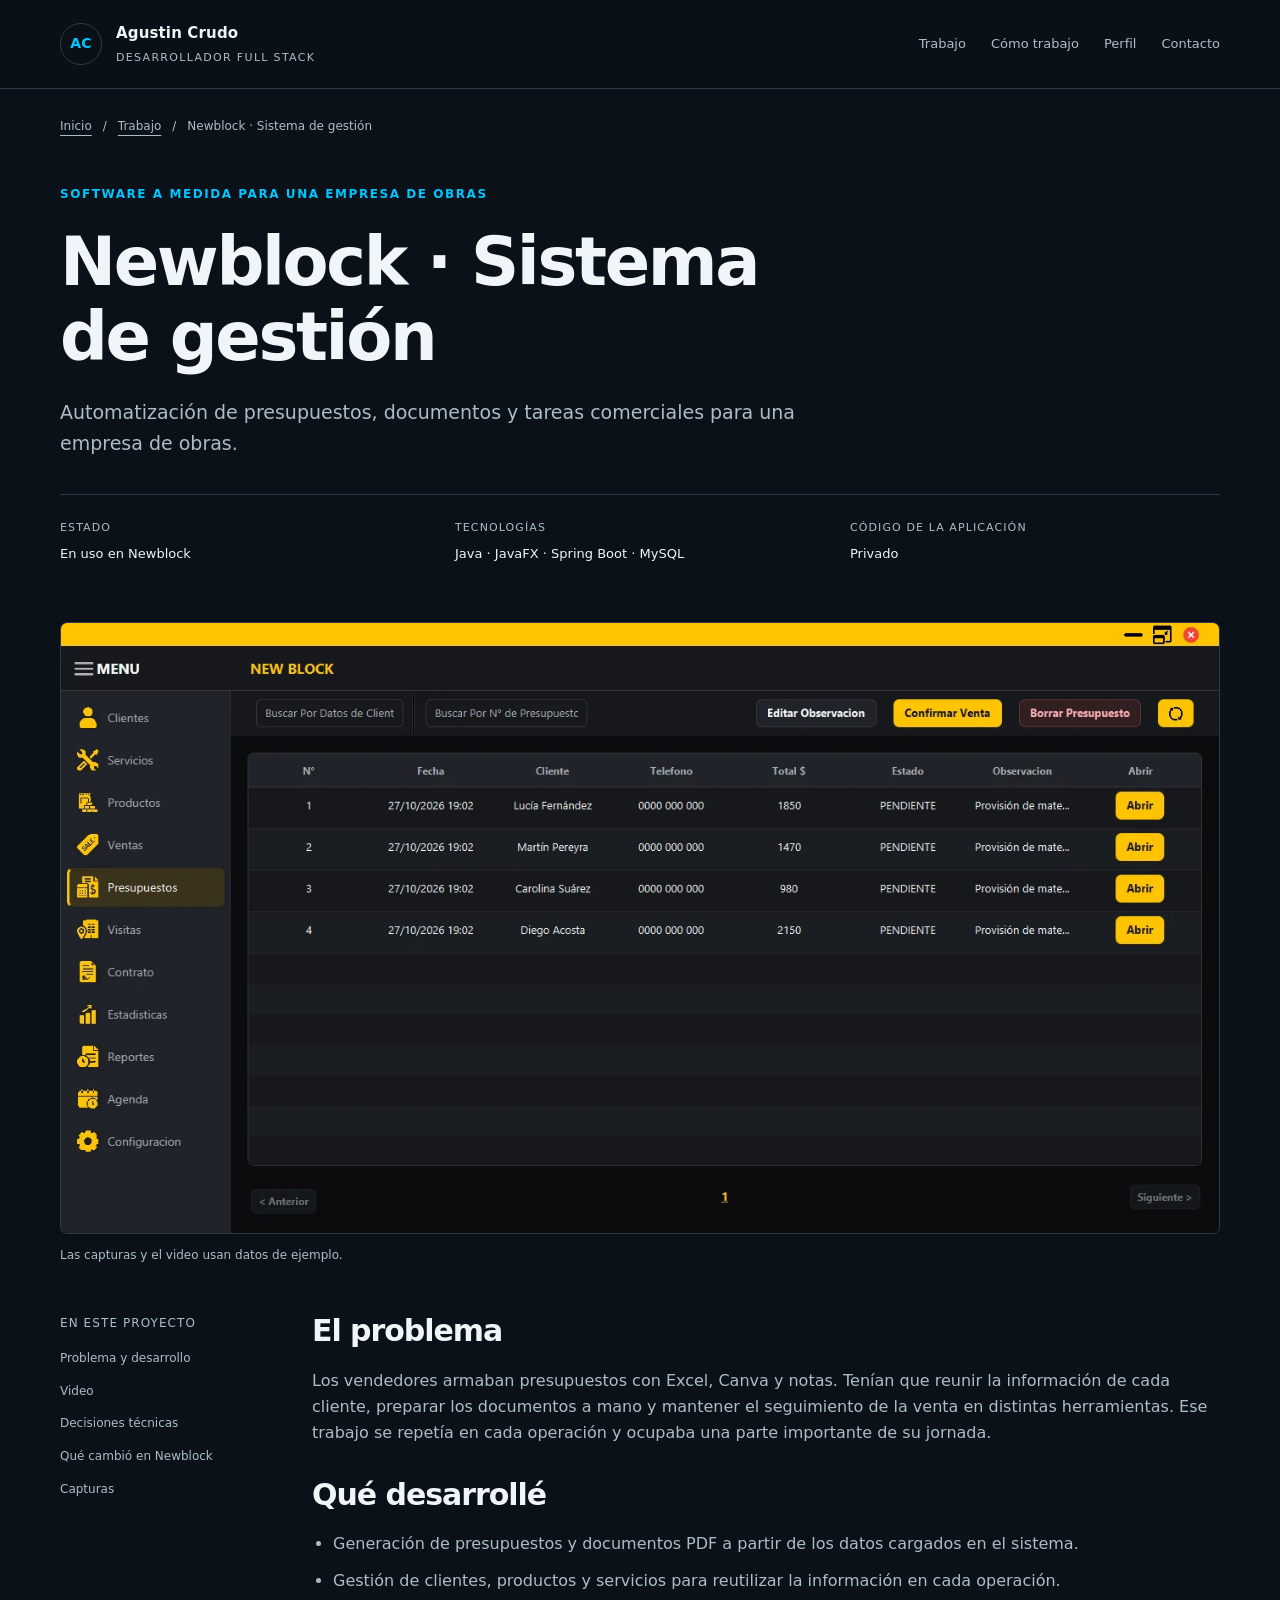
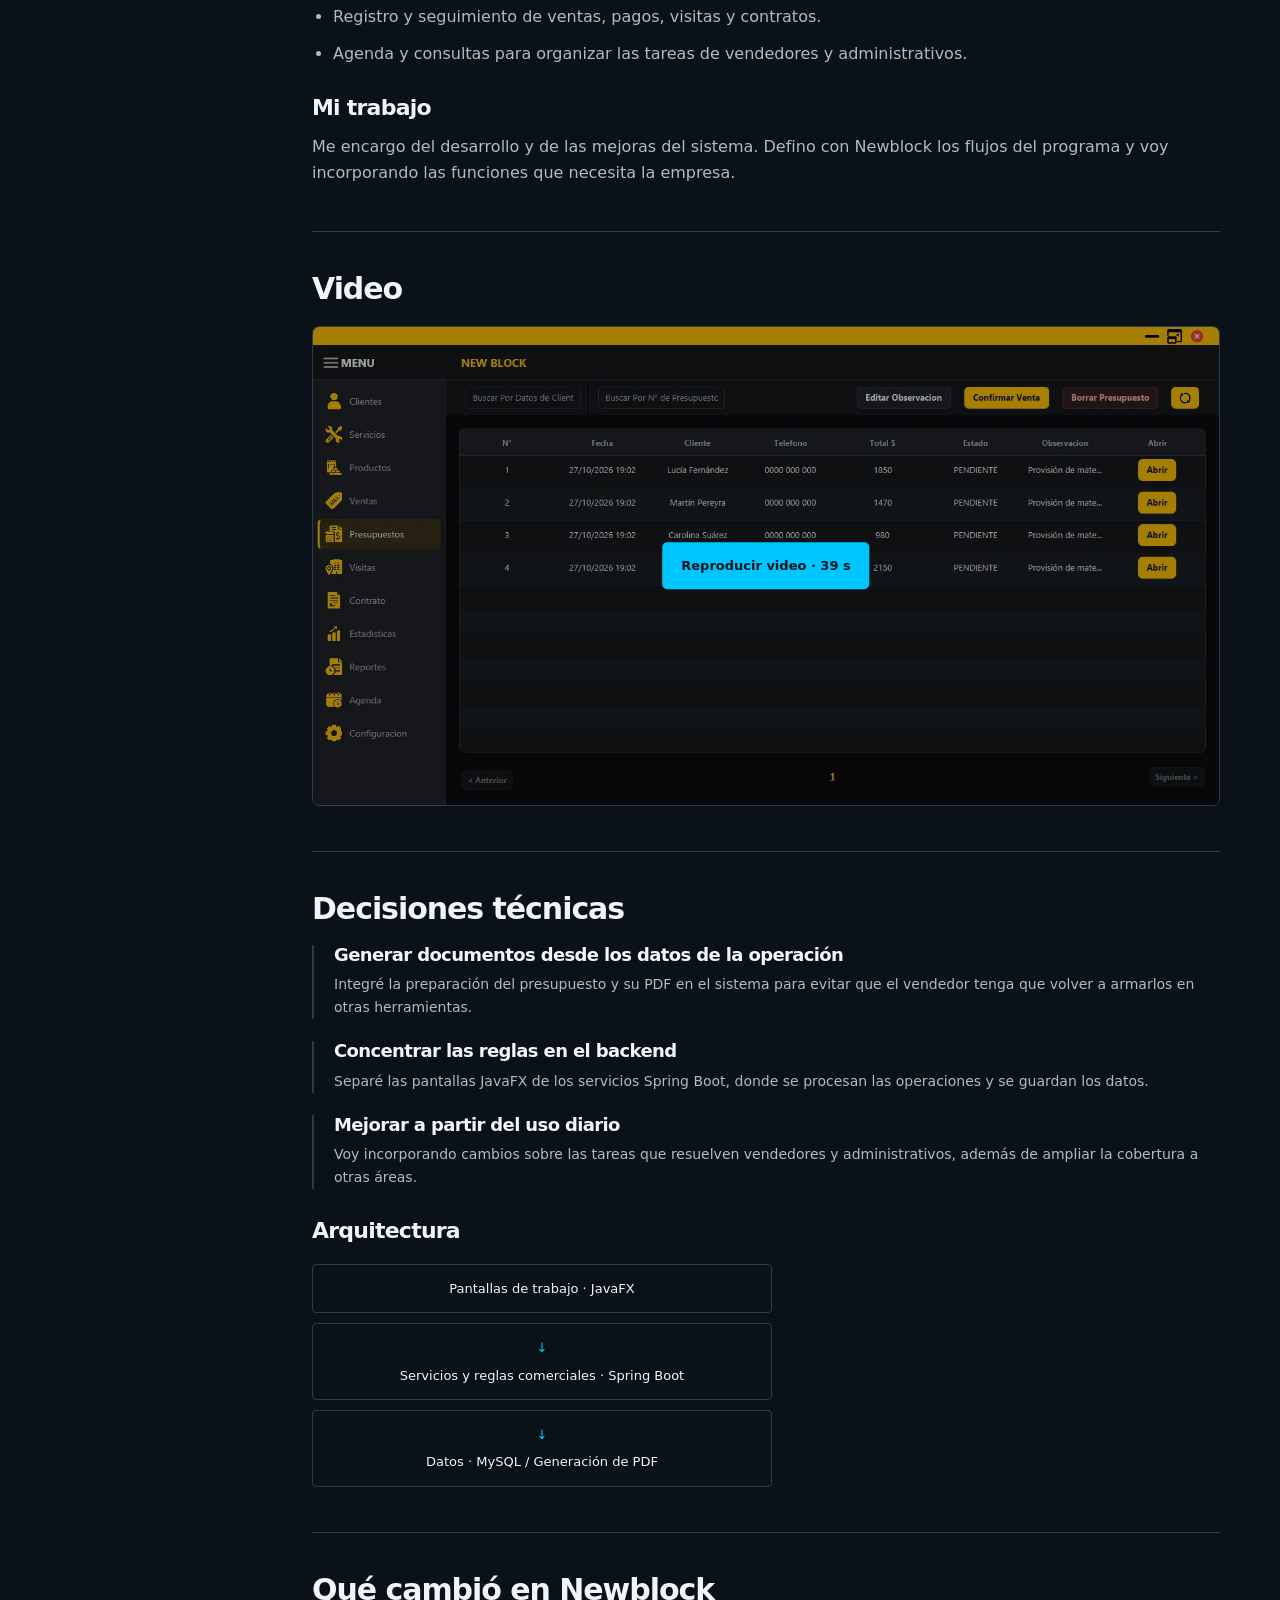
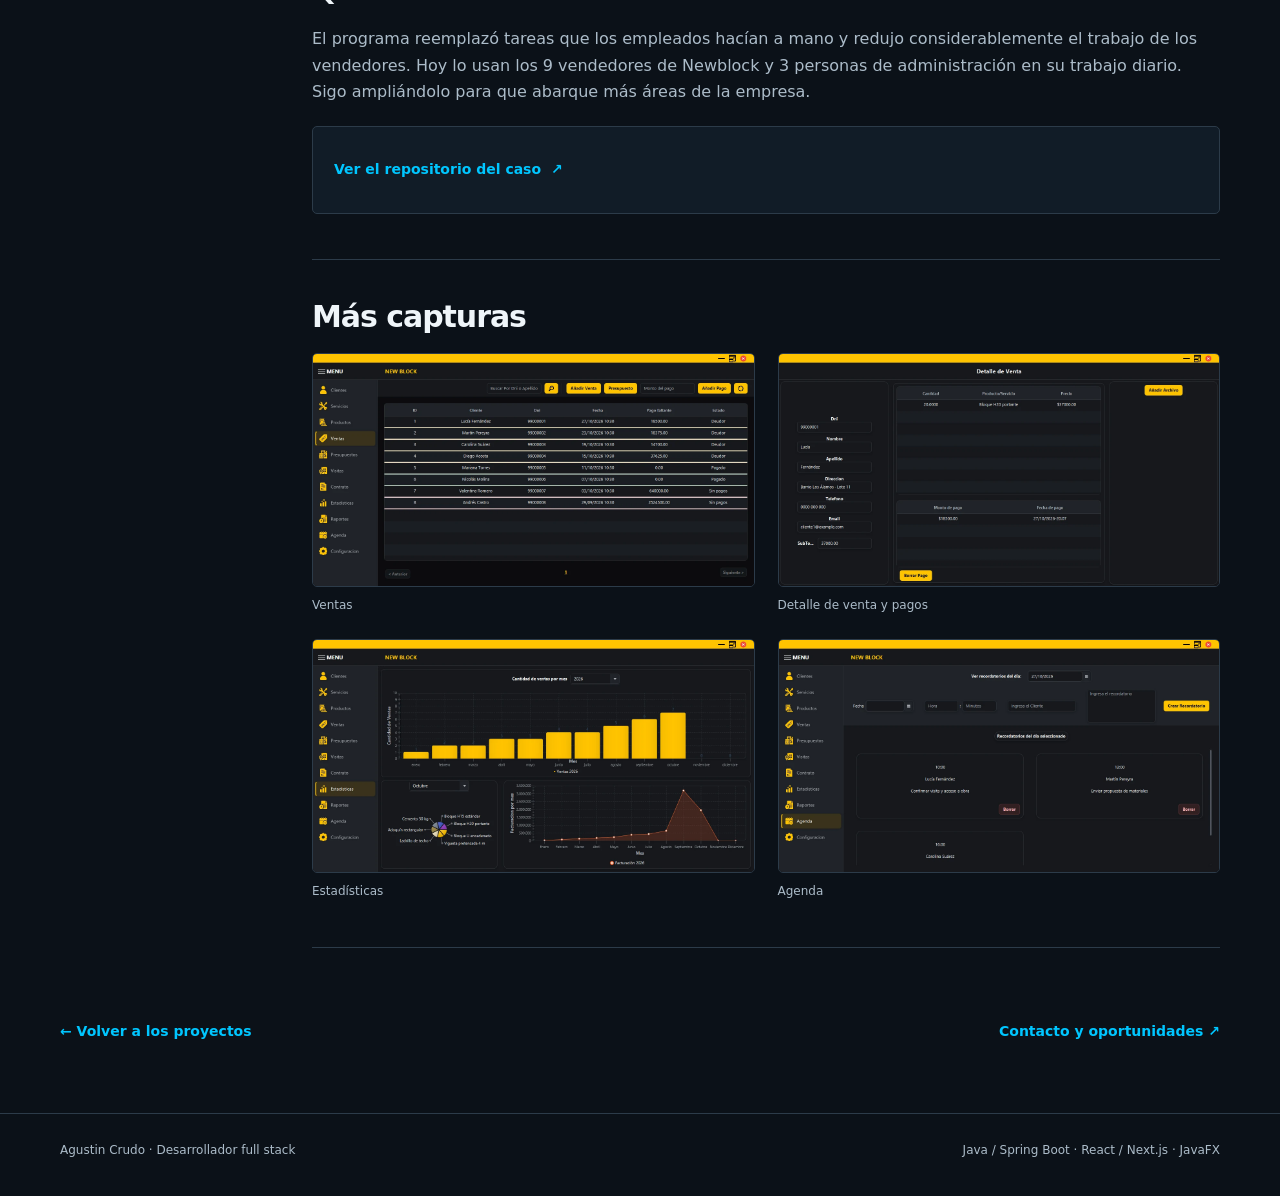
<file: casos/obras.html>
<!doctype html>
<html lang="es-AR">
<head>
<meta charset="utf-8"><meta name="viewport" content="width=device-width,initial-scale=1"><meta name="color-scheme" content="dark">
<title>Newblock · Sistema de gestión | Agustin Crudo</title><meta name="description" content="Automatización de presupuestos, documentos y tareas comerciales para una empresa de obras."><meta name="theme-color" content="#0b1118">
<link rel="icon" href="../assets/favicon.png" sizes="48x48" type="image/png"><link rel="apple-touch-icon" href="../assets/apple-touch-icon.png" sizes="180x180"><link rel="stylesheet" href="../styles.css">
<link rel="canonical" href="https://ingeniasoftwareok.github.io/portfolio/casos/obras.html"><meta name="robots" content="index,follow">
<meta property="og:type" content="website"><meta property="og:title" content="Newblock · Sistema de gestión | Agustin Crudo"><meta property="og:description" content="Automatización de presupuestos, documentos y tareas comerciales para una empresa de obras."><meta property="og:url" content="https://ingeniasoftwareok.github.io/portfolio/casos/obras.html"><meta property="og:image" content="https://ingeniasoftwareok.github.io/portfolio/assets/caso-gestion-obras/01-presupuestos.webp"><meta property="og:site_name" content="Agustin Crudo | Desarrollador full stack"><meta property="og:locale" content="es_AR"><meta property="og:image:type" content="image/webp"><meta property="og:image:width" content="1366"><meta property="og:image:height" content="720"><meta property="og:image:alt" content="Newblock · Sistema de gestión | Agustin Crudo"><meta name="twitter:card" content="summary_large_image"><meta name="twitter:title" content="Newblock · Sistema de gestión | Agustin Crudo"><meta name="twitter:description" content="Automatización de presupuestos, documentos y tareas comerciales para una empresa de obras."><meta name="twitter:image" content="https://ingeniasoftwareok.github.io/portfolio/assets/caso-gestion-obras/01-presupuestos.webp"><script type="application/ld+json">{"@context": "https://schema.org", "@type": "WebPage", "url": "https://ingeniasoftwareok.github.io/portfolio/casos/obras.html", "name": "Newblock · Sistema de gestión | Agustin Crudo", "inLanguage": "es-AR", "author": {"@type": "Person", "@id": "https://ingeniasoftwareok.github.io/portfolio/#agustin", "name": "Agustin Crudo", "jobTitle": "Desarrollador full stack", "url": "https://ingeniasoftwareok.github.io/portfolio/", "image": "https://ingeniasoftwareok.github.io/portfolio/assets/agustin-crudo.jpeg", "sameAs": ["https://github.com/IngeniaSoftwareok", "https://www.linkedin.com/in/agust%C3%ADn-crudo/"]}}</script>
</head>
<body>
<a class="skip" href="#contenido">Saltar al contenido</a>
<header class="site-header"><div class="shell header-inner"><a class="identity" href="../index.html" aria-label="Agustin Crudo, inicio"><span class="identity-monogram" aria-hidden="true">AC</span><span><strong>Agustin Crudo</strong><small>Desarrollador full stack</small></span></a><nav class="desktop-nav" aria-label="Principal"><a href="../index.html#trabajos">Trabajo</a><a href="../index.html#metodo">Cómo trabajo</a><a href="../index.html#perfil">Perfil</a><a href="../index.html#contacto">Contacto</a></nav><details class="mobile-nav"><summary>Menú</summary><nav aria-label="Principal móvil"><a href="../index.html#trabajos">Trabajo</a><a href="../index.html#metodo">Cómo trabajo</a><a href="../index.html#perfil">Perfil</a><a href="../index.html#contacto">Contacto</a></nav></details></div></header>
<main id="contenido">
<nav class="shell breadcrumbs" aria-label="Ruta de navegación"><a href="../index.html">Inicio</a><span aria-hidden="true">/</span><a href="../index.html#trabajos">Trabajo</a><span aria-hidden="true">/</span><span aria-current="page">Newblock · Sistema de gestión</span></nav>
<section class="case-hero shell"><p class="eyebrow">Software a medida para una empresa de obras</p><h1>Newblock · Sistema de gestión</h1><p class="lead">Automatización de presupuestos, documentos y tareas comerciales para una empresa de obras.</p><dl class="case-meta"><div><dt>Estado</dt><dd>En uso en Newblock</dd></div><div><dt>Tecnologías</dt><dd>Java · JavaFX · Spring Boot · MySQL</dd></div><div><dt>Código de la aplicación</dt><dd>Privado</dd></div></dl></section>
<figure class="shell case-cover"><a class="zoom" data-lightbox href="../assets/caso-gestion-obras/01-presupuestos.webp" data-caption="Presupuestos"><img src="../assets/caso-gestion-obras/01-presupuestos.webp" width="1366" height="720" alt="Listado de presupuestos de Newblock" loading="eager" decoding="async"></a><figcaption>Las capturas y el video usan datos de ejemplo.</figcaption></figure>
<div class="shell case-body"><aside class="case-index"><p>En este proyecto</p><ul><li><a href="#problema">Problema y desarrollo</a></li><li><a href="#recorrido">Video</a></li><li><a href="#decisiones">Decisiones técnicas</a></li><li><a href="#resultado">Qué cambió en Newblock</a></li><li><a href="#capturas">Capturas</a></li></ul></aside><div class="case-content">
<section id="problema"><h2>El problema</h2><p>Los vendedores armaban presupuestos con Excel, Canva y notas. Tenían que reunir la información de cada cliente, preparar los documentos a mano y mantener el seguimiento de la venta en distintas herramientas. Ese trabajo se repetía en cada operación y ocupaba una parte importante de su jornada.</p><h2 style="margin-top:31px">Qué desarrollé</h2><ul><li>Generación de presupuestos y documentos PDF a partir de los datos cargados en el sistema.</li><li>Gestión de clientes, productos y servicios para reutilizar la información en cada operación.</li><li>Registro y seguimiento de ventas, pagos, visitas y contratos.</li><li>Agenda y consultas para organizar las tareas de vendedores y administrativos.</li></ul><h3 style="margin-top:29px;margin-bottom:13px">Mi trabajo</h3><p>Me encargo del desarrollo y de las mejoras del sistema. Defino con Newblock los flujos del programa y voy incorporando las funciones que necesita la empresa.</p></section>
<section id="recorrido"><h2>Video</h2><div class="video-holder"><a class="video-placeholder" href="../assets/caso-gestion-obras/recorrido.mp4" data-video="../assets/caso-gestion-obras/recorrido.mp4" data-track="../assets/caso-gestion-obras/recorrido.es.vtt" data-label="Video de Newblock · Sistema de gestión"><img src="../assets/caso-gestion-obras/poster.webp" width="1366" height="720" alt="Vista previa del video" loading="lazy" decoding="async"><span class="video-play">Reproducir video · 39 s</span></a></div></section>
<section id="decisiones"><h2>Decisiones técnicas</h2><div class="decision-list"><article><h3>Generar documentos desde los datos de la operación</h3><p>Integré la preparación del presupuesto y su PDF en el sistema para evitar que el vendedor tenga que volver a armarlos en otras herramientas.</p></article><article><h3>Concentrar las reglas en el backend</h3><p>Separé las pantallas JavaFX de los servicios Spring Boot, donde se procesan las operaciones y se guardan los datos.</p></article><article><h3>Mejorar a partir del uso diario</h3><p>Voy incorporando cambios sobre las tareas que resuelven vendedores y administrativos, además de ampliar la cobertura a otras áreas.</p></article></div><h3 style="margin-top:30px">Arquitectura</h3><div class="diagram" aria-label="Organización del sistema"><span>Pantallas de trabajo · JavaFX</span><span>Servicios y reglas comerciales · Spring Boot</span><span>Datos · MySQL / Generación de PDF</span></div></section>
<section id="resultado"><h2>Qué cambió en Newblock</h2><p>El programa reemplazó tareas que los empleados hacían a mano y redujo considerablemente el trabajo de los vendedores. Hoy lo usan los 9 vendedores de Newblock y 3 personas de administración en su trabajo diario. Sigo ampliándolo para que abarque más áreas de la empresa.</p><div class="case-callout"><a class="text-link" href="https://github.com/IngeniaSoftwareok/caso-gestion-obras">Ver el repositorio del caso <span aria-hidden="true">↗</span></a></div></section>
<section id="capturas"><h2>Más capturas</h2><div class="gallery"><figure><a class="zoom" data-lightbox href="../assets/caso-gestion-obras/02-ventas.webp" data-caption="Ventas"><img src="../assets/caso-gestion-obras/02-ventas.webp" width="1366" height="720" alt="Ventas" loading="lazy" decoding="async"></a><figcaption>Ventas</figcaption></figure><figure><a class="zoom" data-lightbox href="../assets/caso-gestion-obras/03-detalle-venta.webp" data-caption="Detalle de venta y pagos"><img src="../assets/caso-gestion-obras/03-detalle-venta.webp" width="1366" height="720" alt="Detalle de venta y pagos" loading="lazy" decoding="async"></a><figcaption>Detalle de venta y pagos</figcaption></figure><figure><a class="zoom" data-lightbox href="../assets/caso-gestion-obras/04-estadisticas.webp" data-caption="Estadísticas"><img src="../assets/caso-gestion-obras/04-estadisticas.webp" width="1366" height="720" alt="Estadísticas" loading="lazy" decoding="async"></a><figcaption>Estadísticas</figcaption></figure><figure><a class="zoom" data-lightbox href="../assets/caso-gestion-obras/05-agenda.webp" data-caption="Agenda"><img src="../assets/caso-gestion-obras/05-agenda.webp" width="1366" height="720" alt="Agenda" loading="lazy" decoding="async"></a><figcaption>Agenda</figcaption></figure></div></section>
</div></div><div class="shell case-next"><a class="text-link" href="../index.html#trabajos">← Volver a los proyectos</a><a class="text-link" href="../index.html#contacto">Contacto y oportunidades ↗</a></div>
</main>
<footer class="site-footer"><div class="shell footer-inner"><span>Agustin Crudo · Desarrollador full stack</span><span>Java / Spring Boot · React / Next.js · JavaFX</span></div></footer>
<dialog id="capture-dialog" aria-labelledby="capture-title"><div class="dialog-head"><strong id="capture-title">Captura del proyecto</strong><button type="button" autofocus>Cerrar</button></div><img alt=""><p></p></dialog>
<script src="../app.js" defer></script>
</body></html>
</file>
<file: styles.css>
:root{color-scheme:dark;--bg:#0b1118;--panel:#111c27;--ink:#eff5f9;--muted:#acbcc9;--line:#2c3b49;--accent:#00c6ff;--font:system-ui,-apple-system,"Segoe UI",sans-serif}
*{box-sizing:border-box}html{scroll-behavior:smooth;scroll-padding-top:100px}body{margin:0;background:var(--bg);color:var(--ink);font:16px/1.65 var(--font)}a{color:inherit;text-underline-offset:5px}button,summary{font:inherit}button,a,summary{-webkit-tap-highlight-color:transparent}a:focus-visible,button:focus-visible,summary:focus-visible{outline:3px solid var(--accent);outline-offset:6px}img{display:block;max-width:100%;height:auto}h1,h2,h3,p,figure{margin:0}h1,h2,h3{line-height:1.12;font-weight:650;letter-spacing:-.035em}h1{font-size:clamp(42px,5.5vw,78px)}h2{font-size:clamp(29px,3.2vw,43px)}h3{font-size:22px}p+p{margin-top:16px}strong{font-weight:650}.shell{width:min(1160px,calc(100% - 64px));margin-inline:auto}.eyebrow{color:var(--accent);font-size:12px;letter-spacing:.13em;text-transform:uppercase;font-weight:650}.muted{color:var(--muted)}.skip{position:absolute;left:16px;top:-100px;padding:12px;background:var(--accent);color:var(--bg);z-index:20}.skip:focus{top:12px}
.site-header{position:sticky;top:0;z-index:5;background:rgba(11,17,24,.97);border-bottom:1px solid var(--line)}.header-inner{display:flex;align-items:center;justify-content:space-between;gap:24px;min-height:88px}.identity{display:flex;gap:14px;align-items:center;text-decoration:none}.identity img{width:88px;height:32px;object-fit:contain}.identity span{display:grid;gap:3px}.identity strong{font-size:15px;letter-spacing:.01em}.identity small{font-size:11px;color:var(--muted);text-transform:uppercase;letter-spacing:.12em}.desktop-nav{display:flex;gap:25px;font-size:13px}.desktop-nav a{text-decoration:none;color:var(--muted);padding-block:10px}.desktop-nav a:hover{color:var(--ink)}.mobile-nav{display:none}.hero{display:grid;grid-template-columns:1.03fr 1fr;gap:58px;align-items:center;padding-block:85px 76px}.hero h1{margin-top:24px;max-width:11ch}.hero .lead{margin-top:26px;color:var(--muted);max-width:49ch;font-size:17px}.hero .byline{margin-top:24px;font-size:13px;color:var(--muted)}.hero .byline strong{color:var(--ink)}.actions{display:flex;flex-wrap:wrap;gap:12px;margin-top:29px}.button{display:inline-flex;align-items:center;justify-content:center;gap:10px;min-height:47px;padding:11px 20px;border:1px solid var(--line);background:transparent;color:var(--ink);border-radius:5px;text-decoration:none;font-size:14px;font-weight:600;cursor:pointer}.button.primary{background:var(--accent);color:#05151e;border-color:var(--accent)}.button:hover{border-color:var(--accent)}.screen-frame{border:1px solid var(--line);border-radius:8px;overflow:hidden;background:var(--panel)}.screen-top{display:flex;align-items:center;justify-content:space-between;gap:10px;padding:12px 16px;border-bottom:1px solid var(--line);font-size:11px;color:var(--muted);letter-spacing:.05em}.screen-top span:first-child{color:var(--accent)}.screen-caption{display:flex;justify-content:space-between;gap:15px;margin-top:13px;color:var(--muted);font-size:12px}.zoom{display:block;text-decoration:none;cursor:zoom-in}.zoom:hover img{filter:brightness(1.06)}.section{padding-block:70px;border-top:1px solid var(--line)}.section-heading{display:grid;grid-template-columns:1fr 1fr;align-items:start;gap:60px;margin-bottom:46px}.section-heading h2{margin-top:14px;max-width:19ch}.section-heading>p{color:var(--muted);max-width:48ch;padding-top:8px}.work-row{display:grid;grid-template-columns:1.12fr 1fr;gap:48px;align-items:center;padding-block:39px;border-top:1px solid var(--line)}.work-row:first-of-type{padding-top:0;border-top:0}.work-index{font-size:12px;letter-spacing:.06em;color:var(--muted)}.work-copy h3{margin-top:13px;font-size:clamp(25px,2.6vw,34px)}.work-copy>p{margin-top:16px;color:var(--muted);max-width:48ch}.work-copy .stack{margin-top:17px;font-size:12px;color:var(--muted)}.text-link{display:inline-flex;gap:10px;align-items:center;color:var(--accent);margin-top:21px;text-decoration:none;font-size:14px;font-weight:600}.text-link:hover{text-decoration:underline}.work-image{border:1px solid var(--line);border-radius:6px;overflow:hidden}.work-image img{width:100%}.work-image figcaption{padding:9px 12px;font-size:11px;color:var(--muted);background:var(--panel)}.process{display:grid;grid-template-columns:repeat(3,minmax(0,1fr));gap:35px}.process article{border-top:2px solid var(--line);padding-top:24px}.process .number{color:var(--accent);font-size:12px}.process h3{margin-top:17px;font-size:22px}.process p{margin-top:13px;color:var(--muted);font-size:14px}.method-note{margin-top:32px;padding-top:21px;border-top:1px solid var(--line);font-size:13px;color:var(--muted)}.samples{display:grid;grid-template-columns:1fr 1fr;gap:27px}.sample img{border:1px solid var(--line);border-radius:5px}.sample figcaption{display:grid;gap:4px;margin-top:13px}.sample figcaption strong{font-size:16px}.sample figcaption span{font-size:12px;color:var(--muted)}.about{display:grid;grid-template-columns:.65fr 1fr;gap:90px}.about h2{margin-top:15px}.about-copy{color:var(--muted)}.about-copy strong{color:var(--ink)}.contact-block{display:grid;grid-template-columns:1.1fr 1fr;gap:75px;align-items:start}.contact-block h2{max-width:18ch;margin-top:15px}.contact-block p{color:var(--muted)}.contact-mail{display:inline-block;margin-top:24px;color:var(--accent);font-size:clamp(16px,2.1vw,23px);overflow-wrap:anywhere}.contact-links{display:flex;flex-wrap:wrap;gap:22px;margin-top:19px;font-size:13px;color:var(--muted)}.site-footer{padding:27px 0 35px;border-top:1px solid var(--line);font-size:12px;color:var(--muted)}.footer-inner{display:flex;justify-content:space-between;gap:20px;flex-wrap:wrap}
.breadcrumbs{display:flex;gap:11px;flex-wrap:wrap;color:var(--muted);font-size:12px;padding-top:28px}.case-hero{padding:48px 0 44px}.case-hero h1{font-size:clamp(39px,5.4vw,67px);max-width:17ch;margin-top:20px}.case-hero .lead{font-size:19px;color:var(--muted);margin-top:22px;max-width:67ch}.case-meta{display:grid;grid-template-columns:1fr 1fr 1fr;gap:25px;border-top:1px solid var(--line);padding-top:24px;margin-top:35px;font-size:13px}.case-meta dt{color:var(--muted);font-size:11px;text-transform:uppercase;letter-spacing:.1em;margin-bottom:6px}.case-meta dd{margin:0}.case-cover{margin-bottom:48px}.case-cover img{width:100%;border:1px solid var(--line);border-radius:7px}.case-cover figcaption{margin-top:12px;font-size:12px;color:var(--muted)}.case-body{display:grid;grid-template-columns:190px minmax(0,1fr);gap:62px}.case-index{font-size:12px}.case-index p{color:var(--muted);text-transform:uppercase;letter-spacing:.09em}.case-index ul{list-style:none;margin:15px 0 0;padding:0;display:grid;gap:13px}.case-index a{color:var(--muted);text-decoration:none}.case-index a:hover{color:var(--accent)}.case-content{min-width:0}.case-content section{padding-bottom:45px;margin-bottom:40px;border-bottom:1px solid var(--line);scroll-margin-top:110px}.case-content h2{font-size:30px;margin-bottom:20px}.case-content p,.case-content li{color:var(--muted)}.case-content ul{padding-left:21px}.case-content li+li{margin-top:10px}.case-content .eyebrow{color:var(--accent)}.video-placeholder{position:relative;display:block;width:100%;border:1px solid var(--line);padding:0;background:var(--panel);cursor:pointer;border-radius:7px;overflow:hidden}.video-placeholder img{width:100%;filter:brightness(.65)}.video-play{position:absolute;left:50%;top:50%;transform:translate(-50%,-50%);background:var(--accent);color:#05151e;border-radius:5px;padding:13px 19px;font-size:13px;font-weight:650;white-space:nowrap}.video-holder video{display:block;width:100%;background:#0c1520;border:1px solid var(--line);border-radius:7px;aspect-ratio:8/5}.gallery{display:grid;grid-template-columns:1fr 1fr;gap:23px}.gallery figure:first-child:nth-last-child(3){grid-column:1/-1}.gallery img{width:100%;border:1px solid var(--line);border-radius:5px}.gallery figcaption{margin-top:9px;font-size:12px;color:var(--muted)}.decision-list{display:grid;gap:22px}.decision-list article{border-left:2px solid var(--line);padding-left:20px}.decision-list h3{font-size:18px;margin-bottom:8px}.decision-list p{font-size:14px}.case-next{display:flex;justify-content:space-between;gap:20px;padding-bottom:60px}.diagram{display:grid;grid-template-columns:1fr;gap:10px;margin-top:20px;max-width:460px}.diagram span{border:1px solid var(--line);padding:13px 17px;border-radius:4px;font-size:13px;text-align:center}.diagram span+span::before{content:'↓';display:block;color:var(--accent);margin-bottom:6px}.case-callout{padding:21px;border:1px solid var(--line);border-radius:5px;background:var(--panel);margin-top:20px}.case-callout p{font-size:14px}.case-callout a{color:var(--accent)}
dialog{width:min(1180px,96vw);max-height:94vh;overflow:auto;padding:18px;background:var(--bg);color:var(--ink);border:1px solid var(--line);border-radius:8px}dialog::backdrop{background:rgba(0,0,0,.86)}dialog img{max-height:77vh;max-width:100%;object-fit:contain;margin:12px auto}dialog p{font-size:13px;color:var(--muted)}.dialog-head{display:flex;justify-content:space-between;align-items:center;gap:20px}.dialog-head button{padding:8px 15px;border:1px solid var(--line);border-radius:4px;background:var(--panel);color:var(--ink);cursor:pointer}
@media(max-width:900px){.hero{grid-template-columns:1fr;gap:37px;padding-top:55px}.hero h1{max-width:14ch}.hero .lead{max-width:60ch}.hero-visual{max-width:720px}.section-heading{grid-template-columns:1fr;gap:22px}.section-heading>p{max-width:65ch}.work-row{gap:29px;grid-template-columns:1fr 1fr}.about{gap:45px}.contact-block{gap:35px}.case-body{grid-template-columns:1fr;gap:25px}.case-index ul{display:flex;flex-wrap:wrap;gap:13px 24px}.case-index{padding-bottom:23px;border-bottom:1px solid var(--line)}}
@media(max-width:640px){.shell{width:calc(100% - 36px)}.header-inner{min-height:75px;gap:12px}.identity strong{font-size:14px}.identity img{width:64px;height:27px}.desktop-nav{display:none}.mobile-nav{display:block;font-size:13px}.mobile-nav summary{cursor:pointer;list-style:none;border:1px solid var(--line);padding:7px 12px;border-radius:4px}.mobile-nav nav{position:absolute;left:18px;right:18px;top:67px;display:grid;gap:0;background:var(--panel);padding:12px;border:1px solid var(--line);border-radius:5px}.mobile-nav nav a{padding:12px 8px;text-decoration:none}.hero{padding-block:41px 45px;gap:30px}.hero h1{font-size:47px;letter-spacing:-.045em;max-width:12ch}.hero .lead{font-size:16px}.hero .byline{font-size:12px}.screen-top{font-size:10px;padding:9px 11px}.screen-caption{font-size:11px}.section{padding-block:43px}.section-heading{margin-bottom:29px}.section-heading h2{font-size:31px}.work-row{grid-template-columns:1fr;gap:23px;padding-block:30px}.work-image{grid-row:2}.work-copy h3{font-size:29px}.work-copy p{font-size:15px}.process{grid-template-columns:1fr;gap:25px}.process article{padding-top:17px}.process h3{margin-top:10px}.samples{grid-template-columns:1fr;gap:29px}.about,.contact-block{grid-template-columns:1fr;gap:26px}.contact-mail{font-size:19px}.case-hero{padding-top:31px}.case-hero h1{font-size:43px}.case-hero .lead{font-size:17px}.case-meta{grid-template-columns:1fr;gap:17px;margin-top:26px}.case-meta dt{margin-bottom:2px}.case-cover{margin-bottom:32px}.case-content h2{font-size:27px}.case-content section{padding-bottom:31px;margin-bottom:31px}.gallery{grid-template-columns:1fr}.gallery figure:first-child:nth-last-child(3){grid-column:auto}.case-next{flex-direction:column}.video-play{font-size:12px;padding:10px 13px}.footer-inner{gap:8px}.case-callout{padding:16px}}
@media(prefers-reduced-motion:reduce){html{scroll-behavior:auto}*{animation:none!important;transition:none!important}}

.hero-code{margin-top:19px;font-size:14px}.hero-code a{display:inline-flex;align-items:center;gap:9px;min-height:36px;color:var(--accent);text-decoration:none}.hero-code a:hover{text-decoration:underline}
.demo-links{display:flex;flex-wrap:wrap;gap:8px 22px;margin-top:14px}
.demo-links .text-link{margin-top:0;min-height:36px}
.portrait{width:230px;max-width:100%;aspect-ratio:1/1;object-fit:cover;object-position:50% 38%;border-radius:8px;border:1px solid var(--line);margin-top:25px}
.skills{display:grid;gap:13px;margin:24px 0}.skills div{display:grid;grid-template-columns:90px 1fr;gap:15px}.skills dt{font-weight:650;color:var(--ink)}.skills dd{margin:0}
.project-preview{display:block;text-decoration:none}.project-preview:hover img{filter:brightness(1.06)}
.text-link{min-height:44px}.desktop-nav a{padding-block:12px}.contact-links a{display:inline-flex;align-items:center;min-height:36px}.dialog-head button{min-height:44px;min-width:44px}
.video-placeholder{text-decoration:none;color:inherit}.video-error{padding:13px 0;font-size:14px}.video-error a{display:inline-flex;align-items:center;min-height:36px;color:var(--accent)}
@media(max-width:640px){.portrait{width:180px}.skills div{grid-template-columns:1fr;gap:2px}.hero-code{font-size:13px}}

.case-callout > .text-link:only-child{margin-top:0}

.identity .identity-monogram{display:grid;place-items:center;width:42px;height:42px;border:1px solid var(--line);border-radius:50%;font-size:14px;font-weight:650;color:var(--accent);letter-spacing:.02em;flex:none}.services-contact{margin-top:35px;padding-top:24px;border-top:1px solid var(--line)}.services-contact h3{font-size:18px;margin-bottom:12px}.services-contact p{font-size:14px}.services-contact a{color:var(--accent)}
</file>
